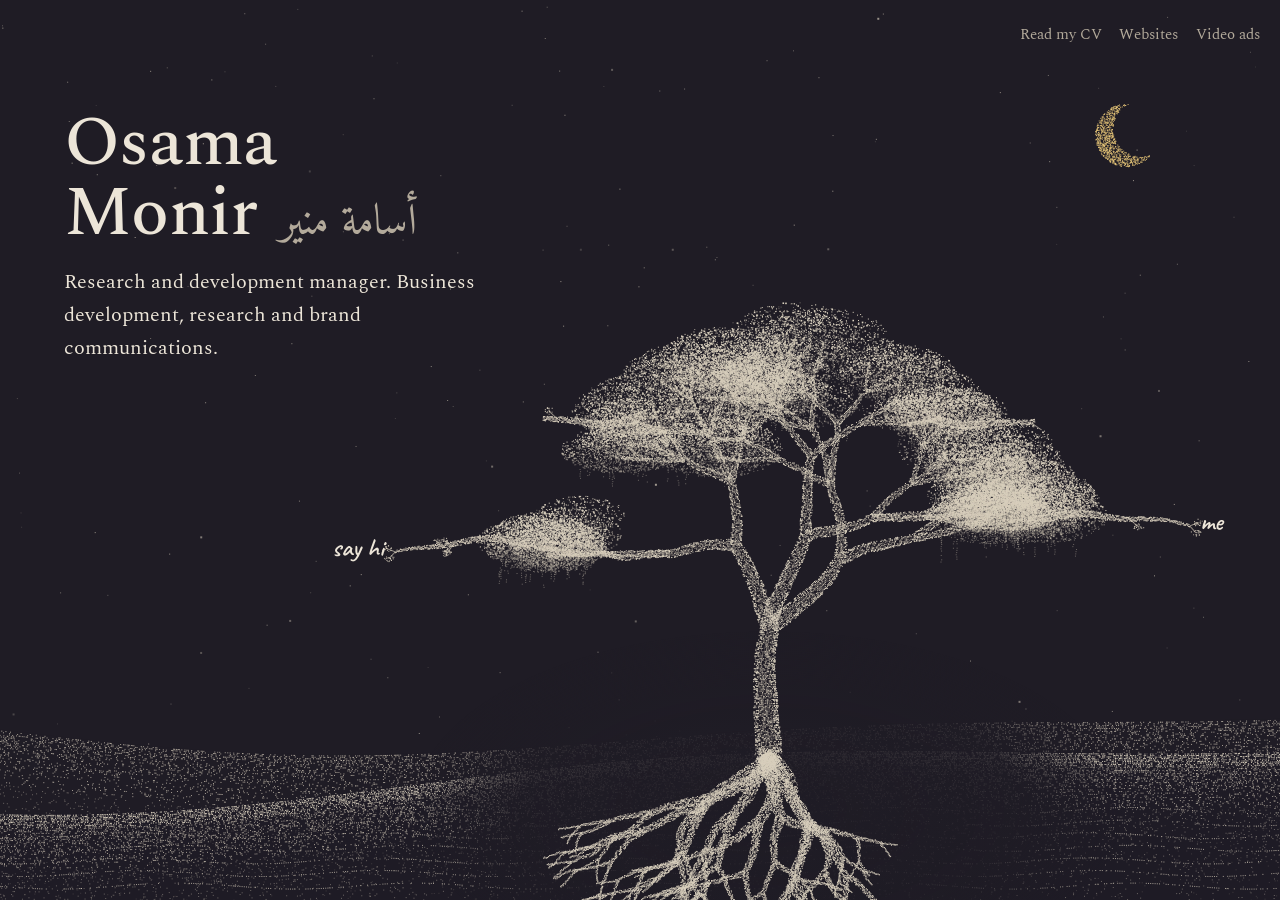
<file: index.html>
<!DOCTYPE html>
<html lang="en">
<head>
<meta charset="UTF-8">
<meta name="viewport" content="width=device-width, initial-scale=1.0, viewport-fit=cover">
<title>Osama Monir | Portfolio</title>
<meta name="description" content="Osama Monir's portfolio. Research and development manager at an industrial contractor in Oman, with business development, research, brand and web work behind it.">
<meta name="theme-color" content="#1F1C25">
<meta name="color-scheme" content="dark">
<link rel="canonical" href="https://osamamonir.com/">
<link rel="icon" href="/favicon.ico" sizes="48x48">
<link rel="icon" href="/favicon.svg" type="image/svg+xml">
<link rel="apple-touch-icon" href="/apple-touch-icon.png">
<meta property="og:type" content="profile">
<meta property="og:url" content="https://osamamonir.com/">
<meta property="og:title" content="Osama Monir | Portfolio">
<meta property="og:description" content="Research and development manager. Business development, research and brand communications.">
<meta property="og:site_name" content="Osama Monir">
<meta property="og:image" content="https://osamamonir.com/og.jpg">
<meta property="og:image:type" content="image/jpeg">
<meta property="og:image:width" content="1200">
<meta property="og:image:height" content="630">
<meta property="og:image:alt" content="A stippled ghaf tree on moonlit dunes beside the name Osama Monir">
<meta name="twitter:card" content="summary_large_image">
<meta name="twitter:image" content="https://osamamonir.com/og.jpg">
<link rel="preload" href="assets/fonts/spectral-400.woff2" as="font" type="font/woff2" crossorigin>
<link rel="preload" href="assets/fonts/caveat-500.woff2" as="font" type="font/woff2" crossorigin>
<link rel="stylesheet" href="assets/fonts/fonts.css?v=2">
<style>
  :root{
    --sky:#1F1C25;      /* night over the dunes */
    --sand:#D8CFBD;     /* moonlit sand, also the tree */
    --ink:#ECE5D8;      /* body text */
    --ink-dim:#B3AA9B;  /* secondary text, ~7:1 on --sky */
    --moon:#E8C77A;     /* focus + the moon, used sparingly */
    --paper:#DDD3BF;    /* taped notes */
    --paper-ink:#2A2530;
    --serif:'Spectral',Georgia,serif;
    --hand:'Caveat','Segoe Print','Bradley Hand',cursive;
    --sans:'Libre Franklin',system-ui,'Segoe UI',Roboto,sans-serif; /* plain and easy to read: the words on the branches and what they open */
  }
  *{margin:0;padding:0;box-sizing:border-box}
  html{background:var(--sky);color:var(--ink);font-family:var(--serif);font-size:100%;-webkit-text-size-adjust:100%}
  body{background:var(--sky);font-size:1.0625rem;line-height:1.65;min-height:100vh;overflow-x:hidden}
  a{color:inherit;text-decoration-thickness:1px;text-underline-offset:.22em;text-decoration-color:color-mix(in srgb, var(--sand) 55%, transparent)}
  a:hover{text-decoration-color:var(--moon)}
  :focus-visible{outline:2px solid var(--moon);outline-offset:3px;border-radius:4px}
  ::selection{background:var(--moon);color:var(--sky)}
  button{font:inherit;color:inherit;background:none;border:0;cursor:pointer;touch-action:manipulation;-webkit-tap-highlight-color:rgba(216,207,189,.2)}
  .ar{font-family:'Amiri',serif;font-size:.62em;color:var(--ink-dim);margin-inline-start:.5em;font-weight:400}

  /* ---------- top corner links ---------- */
  .corner{position:fixed;top:0;right:0;z-index:30;display:flex;gap:.25rem 1.1rem;flex-wrap:wrap;justify-content:flex-end;padding:max(1rem,env(safe-area-inset-top)) max(1.25rem,env(safe-area-inset-right)) 1rem 1.25rem;font-size:.95rem;list-style:none}
  .corner a{display:inline-block;padding:.35rem 0;color:var(--ink-dim);text-decoration:none}
  .corner a:hover{color:var(--ink);text-decoration:underline}

  /* ---------- intro ---------- */
  .intro{position:relative;z-index:10;padding:clamp(4.5rem,12vh,8rem) clamp(1rem,5vw,4rem) 2rem;max-width:34rem}
  .intro h1{font-weight:500;font-size:clamp(2.6rem,7vw,4.4rem);line-height:1;letter-spacing:-.01em}
  .intro .role{margin-top:1.1rem;font-size:clamp(1.05rem,2.2vw,1.25rem)}
  .intro .where{margin-top:.4rem;color:var(--ink-dim)}
  .cue{display:none;font-family:var(--hand);font-size:1.45rem;color:var(--ink-dim);margin-top:1.6rem}
  #moon{transition:opacity .4s}
  @media(max-width:760px){
    html.tree.panel-open #moon{opacity:0}
    .corner{left:0;justify-content:flex-start;gap:0 1rem;padding:.5rem 1rem;font-size:.9rem;background:linear-gradient(var(--sky) 75%,rgba(31,28,37,0))}
    .intro{padding-top:4.2rem}
    .intro h1{font-size:2.35rem}
    .intro .role{margin-top:.7rem;font-size:1rem;line-height:1.45}
    .cue{margin-top:.7rem;font-size:1.3rem}
    .ar{display:inline;margin-inline-start:.4em;font-size:.6em}
  }

  /* ---------- sections (the CV itself) ---------- */
  .panels{position:relative;z-index:10;padding:0 clamp(1rem,5vw,4rem) 4rem;max-width:44rem}
  .panel{padding:2.5rem 0}
  .panel h2{font-weight:500;font-size:clamp(1.7rem,4vw,2.2rem);line-height:1.15;margin-bottom:1rem}
  .panel h2 .hand{font-family:var(--hand);font-weight:600;font-size:1.2em;color:var(--sand)}
  .panel p{margin-bottom:1rem;max-width:62ch}
  .panel h3{font-weight:600;font-size:1.15rem;line-height:1.3}
  .back{display:none}

  .work-list,.path{list-style:none;margin-top:1.25rem}
  .work-list li{padding:1.1rem 0;border-top:1px solid rgba(216,207,189,.16)}
  .work-list .what{font-size:.95rem;color:var(--ink-dim);margin-bottom:.15rem}
  .work-list p{margin:.35rem 0 0}
  .path li{display:grid;grid-template-columns:7.5rem 1fr;gap:.25rem 1.25rem;padding:1rem 0;border-top:1px solid rgba(216,207,189,.16)}
  .path .yr{color:var(--ink-dim);font-variant-numeric:tabular-nums;padding-top:.1rem}
  .path .co{color:var(--sand);font-style:italic}
  .path p{margin:.3rem 0 0;font-size:1rem}
  @media(max-width:560px){.path li{grid-template-columns:1fr}}
  .facts{list-style:none;margin-top:1.4rem;display:grid;gap:.5rem}
  .facts li::before{content:"";display:inline-block;width:.45rem;height:.45rem;border-radius:50%;background:var(--sand);margin-right:.7rem;vertical-align:.12em}

  /* taped notes: four results, scrawled on scraps of paper */
  .notes{list-style:none;display:grid;grid-template-columns:repeat(auto-fill,minmax(9.5rem,1fr));gap:1.4rem 1rem;margin:1.6rem 0 .8rem;padding-top:.6rem}
  .note{position:relative;background:var(--paper);color:var(--paper-ink);padding:1.1rem .9rem .9rem;rotate:-2deg;box-shadow:0 10px 18px -12px rgba(0,0,0,.7);
    background-image:url("data:image/svg+xml,%3Csvg xmlns='http://www.w3.org/2000/svg' width='120' height='120'%3E%3Cfilter id='n'%3E%3CfeTurbulence type='fractalNoise' baseFrequency='1.1' numOctaves='2'/%3E%3CfeColorMatrix values='0 0 0 0 0.16 0 0 0 0 0.14 0 0 0 0 0.18 0 0 0 .22 0'/%3E%3C/filter%3E%3Crect width='100%25' height='100%25' filter='url(%23n)'/%3E%3C/svg%3E")}
  .note:nth-child(2n){rotate:1.6deg}
  .note:nth-child(3n){rotate:-.8deg}
  .note::before{content:"";position:absolute;top:-.6rem;left:50%;width:3.4rem;height:1.1rem;translate:-50% 0;rotate:4deg;background:rgba(236,229,216,.42);box-shadow:0 1px 2px rgba(0,0,0,.2)}
  .note b{display:block;font-family:var(--hand);font-size:2.3rem;line-height:1;font-weight:600}
  .note span{display:block;margin-top:.35rem;font-size:.9rem;line-height:1.35}

  footer{position:relative;z-index:10;padding:0 clamp(1rem,5vw,4rem) 2rem;color:var(--ink-dim);font-size:.95rem}

  /* ---------- the night scene (decorative) ---------- */
  .stage,.labels,.listc,.twigs,.leaf,.pill{display:none}

  /* ===== TREE MODE: only switched on by the script once the drawing works ===== */
  html.tree .stage{display:block;position:fixed;inset:0;z-index:1;pointer-events:none}
  html.tree .stage :is(#sky,#shoot,#moon,#tree,#roots){position:absolute;inset:0;width:100%;height:100%}
  html.tree #dunes{position:absolute}
  html.tree .treebox{position:absolute;inset:0}
  html.tree .intro{position:fixed;top:0;left:0;transition:opacity .3s;pointer-events:none} /* its empty box must not swallow taps on the labels under it */
  html.tree .intro :is(a,button){pointer-events:auto}
  /* the tree grows by itself on load; the cue shows once it has */
  html.tree .cue{display:block;opacity:0;transition:opacity .6s}
  html.tree.grown .cue{opacity:1}
  html.tree footer{display:none}
  html.tree .panels{position:static;padding:0;max-width:none}
  html.tree .panel{display:none} /* the sections stay in the page as the source; the tree shows them as branches */
  html.tree.panel-open :is(.intro,.corner){opacity:0;visibility:hidden} /* nothing floats over the twigs; both are back one step away */

  /* one camera for the whole scene: opening a branch slides everything (tree, dunes, labels, twigs, text) together.
     The stars and the moon stay put, far away. */
  .cam{translate:var(--cx,0px) var(--cy,0px)}
  @media(prefers-reduced-motion:no-preference){
    .cam{transition:translate .9s cubic-bezier(.3,.7,.2,1)}
    html.instant .cam{transition:none}
  }

  /* branch labels: hand-written, at the ends of stippled leader lines */
  html.tree .labels{display:block;list-style:none;position:fixed;inset:0;z-index:5;pointer-events:none}
  .labels button{position:absolute;pointer-events:auto;font-family:var(--hand);font-size:1.6rem;font-weight:600;line-height:1;color:var(--ink);
    padding:.4rem .55rem;min-height:44px;display:flex;align-items:center;border-radius:10px;white-space:nowrap;opacity:0;transition:opacity .6s,background .2s;
    text-decoration-thickness:2px;text-underline-offset:.2em}
  .labels button:hover,.labels button:focus-visible{background:rgba(216,207,189,.14);text-decoration-line:underline}
  html.grown .labels button,.labels button.typing{opacity:1;visibility:visible}
  .labels button .ch{white-space:pre;opacity:0}
  html.grown .labels button .ch,.labels button .ch.on{opacity:1}
  .labels button.typing{transition:background .2s}
  /* the open branch: bold, underlined, with a full stop; the others stay on the tree, a little quieter */
  .labels button[aria-expanded="true"]{font-weight:700;text-decoration-line:underline}
  :is(.labels button[aria-expanded="true"],.twig[aria-pressed="true"])::after{content:"."}
  .labels button.folded{pointer-events:none}
  html.grown .labels button.folded .ch:not(.on){opacity:0}

  /* a section's branch grows out of its label, up and away from the trunk, with a twig per item */
  html.tree .listc{display:block;position:fixed;left:0;top:0;z-index:4;pointer-events:none}
  html.tree .twigs{display:block;position:fixed;inset:0;z-index:22;pointer-events:none;outline:none}
  .twig{position:absolute;pointer-events:auto;font-family:var(--sans);font-size:.98rem;font-weight:500;letter-spacing:.01em;line-height:1;color:#D9D1C2;padding:.3rem .4rem;min-height:44px;display:flex;align-items:center;border-radius:8px;white-space:nowrap;opacity:0;transition:opacity .4s,color .2s,background .2s;
    text-decoration-thickness:1.5px;text-underline-offset:.22em}
  .twig.on{opacity:1}
  .twig .ch{white-space:pre;opacity:0}
  .twig .ch.on{opacity:1}
  .twig:hover,.twig:focus-visible{color:var(--ink);background:rgba(216,207,189,.1);text-decoration-line:underline}
  .twig[aria-pressed="true"]{color:var(--ink);font-weight:700;text-decoration-line:underline}
  /* a twig's contents: plain text on the sky at the end of its own little branch */
  html.tree .leaf{display:block;position:fixed;left:0;top:0;z-index:23;overflow:auto;overscroll-behavior:contain;outline:none;
    font-family:var(--sans);font-size:1rem;line-height:1.7;padding:.35rem .5rem .7rem;border-radius:10px;
    background:rgba(31,28,37,.6);box-shadow:0 0 34px 26px rgba(31,28,37,.6);text-shadow:0 0 3px var(--sky),0 0 8px var(--sky)} /* a soft shade, so the lines stay readable where they cross the dune */
  html.tree .leaf[hidden]{display:none}
  .leaf .yr,.leaf .what{display:block;color:var(--ink-dim);font-size:.95rem}
  .leaf .co{display:block;color:var(--sand);font-style:italic}
  .leaf h3{font-weight:650;font-size:1.12rem;line-height:1.3}
  .leaf > .yr:first-child{display:none} /* the year is already the open word and the trail */
  .job + .job{margin-top:.9rem;padding-top:.8rem;border-top:1px solid rgba(216,207,189,.16)}
  .job p{margin:.3rem 0 0}
  .leaf p{margin:.45rem 0 0}
  .leaf > p:first-child,.leaf > .facts:first-child{margin-top:0}
  .leaf .facts{margin-top:.9rem}
  .leaf .notes{margin:.6rem 0 .2rem;grid-template-columns:repeat(2,minmax(0,1fr));text-shadow:none}
  .leaf .note .w{display:inline;margin:0;font-size:inherit}
  @media(prefers-reduced-motion:no-preference){ /* written out word by word once its branch has grown */
    .leaf.typing .w{animation:w-in .16s both;animation-delay:calc(var(--d0,0ms) + var(--w) * var(--ws,24ms))}
  }
  @keyframes w-in{from{opacity:0}}
  /* where you are: a small trail at the top while a branch is open; each step is a way back */
  html.tree .trail{display:flex;flex-wrap:wrap;align-items:center;gap:.1rem .15rem;position:fixed;z-index:30;top:max(.5rem,env(safe-area-inset-top));left:max(.75rem,env(safe-area-inset-left));right:.75rem;font-family:var(--sans);font-size:.92rem;color:var(--ink-dim);pointer-events:none}
  html.tree .trail[hidden]{display:none}
  .trail button{pointer-events:auto;font:inherit;color:var(--ink-dim);min-height:44px;padding:.2rem .55rem;border-radius:999px;text-decoration:underline;text-decoration-color:rgba(216,207,189,.35);text-underline-offset:.25em}
  .trail button:hover{color:var(--ink);background:rgba(216,207,189,.12)}
  .trail b{font-weight:600;color:var(--ink);padding:.2rem .55rem}
  .trail i{font-style:normal;opacity:.6}
  /* one step back: bottom left, like a pebble at the foot of the tree */
  html.tree .pill{display:inline-flex;position:fixed;z-index:30;left:max(1rem,env(safe-area-inset-left));bottom:max(1rem,env(safe-area-inset-bottom));
    align-items:center;justify-content:center;width:56px;height:44px;border-radius:999px;color:var(--ink);
    background:rgba(31,28,37,.88);border:1.5px solid rgba(216,207,189,.55);transition:background .2s,border-color .2s}
  html.tree .pill[hidden]{display:none}
  .pill:hover{background:rgba(216,207,189,.16);border-color:var(--sand)}
  .pill svg{width:26px;height:14px}
  @media(max-width:759px){
    .labels button{font-size:1.3rem;padding:.4rem .35rem}
    .twig{font-size:.92rem}
  }
  @media(prefers-reduced-motion:reduce){
    html.tree .intro{position:relative}
    html.tree .cue{display:none}
    .labels button{transition:none}
  }
</style>
<script type="application/ld+json">
{
 "@context": "https://schema.org",
 "@graph": [
  {
   "@type": "Person",
   "@id": "https://osamamonir.com/#me",
   "name": "Osama Monir",
   "alternateName": "أسامة منير",
   "url": "https://osamamonir.com/",
   "image": "https://osamamonir.com/og.jpg",
   "jobTitle": "Research and Development Manager",
   "worksFor": {
    "@type": "Organization",
    "name": "Nusail Trading & Contracting"
   },
   "address": {
    "@type": "PostalAddress",
    "addressLocality": "Sohar",
    "addressCountry": "OM"
   },
   "alumniOf": {
    "@type": "CollegeOrUniversity",
    "name": "M.E.T Academy"
   },
   "knowsLanguage": [
    "ar",
    "en"
   ],
   "knowsAbout": [
    "Feasibility studies",
    "Market research",
    "Investor presentations",
    "Brand identity",
    "Web development",
    "ISO 9001, 14001 and 45001 documentation",
    "Paid social advertising"
   ],
   "email": "mailto:Monirosama6@gmail.com",
   "sameAs": [
    "https://www.behance.net/osamamonir_"
   ]
  },
  {
   "@type": "WebSite",
   "@id": "https://osamamonir.com/#site",
   "url": "https://osamamonir.com/",
   "name": "Osama Monir | Portfolio",
   "inLanguage": "en",
   "publisher": {
    "@id": "https://osamamonir.com/#me"
   }
  },
  {
   "@type": "ProfilePage",
   "url": "https://osamamonir.com/",
   "name": "Osama Monir | Portfolio",
   "mainEntity": {
    "@id": "https://osamamonir.com/#me"
   },
   "isPartOf": {
    "@id": "https://osamamonir.com/#site"
   }
  }
 ]
}
</script>
</head>
<body>

<ul class="corner" aria-label="Quick links">
  <li><a href="cv/">Read my CV</a></li>
  <li><a href="websites/">Websites</a></li>
  <li><a href="video/">Video ads</a></li>
</ul>

<div class="stage" aria-hidden="true">
  <canvas id="sky"></canvas>
  <canvas id="shoot"></canvas>
  <canvas id="moon"></canvas>
  <canvas id="dunes" class="cam"></canvas>
  <div class="treebox cam">
    <canvas id="roots"></canvas>
    <canvas id="tree"></canvas>
  </div>
</div>

<header class="intro" id="intro">
  <h1>Osama Monir<span class="ar" lang="ar">أسامة منير</span></h1>
  <p class="role">Research and development manager. Business development, research and brand communications.</p>
  <p class="cue">pick a branch to read more</p>
</header>

<canvas class="listc cam" id="list" aria-hidden="true"></canvas>
<canvas class="listc cam" id="sub" aria-hidden="true"></canvas>

<nav aria-label="Sections">
  <ul class="labels cam" id="labels">
    <li><button type="button" data-branch="me" data-open="me" aria-controls="me" aria-expanded="false">me</button></li>
    <li><button type="button" data-branch="work" data-open="work" aria-controls="work" aria-expanded="false">work</button></li>
    <li><button type="button" data-branch="path" data-open="path" aria-controls="path" aria-expanded="false">the path</button></li>
    <li><button type="button" data-branch="hi" data-open="hi" aria-controls="hi" aria-expanded="false">say hi</button></li>
  </ul>
</nav>

<main class="panels">
  <section class="panel" id="me" tabindex="-1" aria-labelledby="me-h">
    <button type="button" class="back" data-close>back to the tree</button>
    <h2 id="me-h"><span class="hand">me</span></h2>
    <p data-twig="now">I’m Research and Development Manager at <strong>Nusail Trading &amp; Contracting</strong>, an industrial waste and logistics contractor in Sohar, Oman. I run its new R&amp;D function: new venture studies, ISO documentation, the rebrand and the material that goes to partners.</p>
    <p data-twig="before">Before that I did business development and research for <strong>RSD</strong>, an Omani venture company, after five years in brand identity, design, paid social and web development. With a Computer Science degree behind it, I’m as comfortable checking a financial model as laying out the report it goes in.</p>
    <ul class="facts" data-twig="skills">
      <li>Feasibility and market research</li>
      <li>Investor decks and company profiles</li>
      <li>ISO 9001, 14001 and 45001 documentation</li>
      <li>Brand identity, in Arabic and English</li>
      <li>Websites and small software tools</li>
      <li>Paid ads, video and voice over</li>
      <li>Arabic first language, professional English</li>
    </ul>
  </section>

  <section class="panel" id="work" tabindex="-1" aria-labelledby="work-h">
    <button type="button" class="back" data-close>back to the tree</button>
    <h2 id="work-h"><span class="hand">work</span></h2>
    <p>Some work I’m proud of, and a few numbers I wrote down along the way.</p>
    <ul class="notes" data-twig="results">
      <li class="note"><b>14x</b><span>Instagram views in 30 days, 26.1K to 368.2K</span></li>
      <li class="note"><b>-35%</b><span>cost per click after new creatives and tighter targeting</span></li>
      <li class="note"><b>20K</b><span>patient records moved out of a DOS program</span></li>
      <li class="note"><b>11</b><span>European buyers found and contacted for a gypsum export deal</span></li>
    </ul>
    <ul class="work-list">
      <li data-twig="nusail">
        <p class="what">Research and development, Nusail Trading &amp; Contracting</p>
        <h3>A new R&amp;D function for an industrial contractor</h3>
        <p>An investment presentation, company profile and growth roadmap built from their register of 39 contracts. Now: a study for a possible aluminium melt-treatment plant in Oman, the ISO 9001, 14001 and 45001 documentation, and the rebrand to the approved Arabic and English mark.</p>
      </li>
      <li data-twig="rsd">
        <p class="what">Brand build and corporate site</p>
        <h3>RSD, from the name up</h3>
        <p>I named the company, wrote its brand guidelines and document style, and designed and built the website. <a href="https://rsd.services" target="_blank" rel="noopener">Visit rsd.services</a></p>
      </li>
      <li data-twig="clinic system">
        <p class="what">Software for healthcare</p>
        <h3>Clinic management system</h3>
        <p>A private clinic in Oman was still on a DOS program. I moved about 20,000 patients and 40,000 visits into a new desktop app for registration, consultations, prescriptions and printing.</p>
      </li>
      <li data-twig="websites">
        <p class="what">Web development</p>
        <h3>Client websites</h3>
        <p>A publishing platform with payments and a members’ library, and a corporate site. Design, code, hosting, domain and SEO on both. <a href="websites/">See the websites</a></p>
      </li>
    </ul>
  </section>

  <section class="panel" id="path" tabindex="-1" aria-labelledby="path-h">
    <button type="button" class="back" data-close>back to the tree</button>
    <h2 id="path-h"><span class="hand">the path</span></h2>
    <p>Where I’ve worked so far, year by year.</p>
    <ol class="path">
      <li data-twig="2026"><span class="yr">2026</span><div><div class="job"><h3>Research &amp; Development Manager</h3><span class="co">Nusail Trading &amp; Contracting, Sohar · 2026 to now</span><p>I head the company’s new R&amp;D function and report to the CEO: new venture studies, ISO documentation, the rebrand and partner materials.</p></div><div class="job"><h3>Founder &amp; Creative Lead</h3><span class="co">Al-Muneer Agency, Sohar · 2026 to now</span><p>My own small digital marketing agency, mostly for food, hospitality and real estate clients in Oman.</p></div><div class="job"><h3>Business Development &amp; Research Consultant</h3><span class="co">RSD, Oman and remote · May to August 2026</span><p>Research, investor materials and the brand for an Omani venture company in mining, investment and industrial technology.</p></div></div></li>
      <li data-twig="2024"><span class="yr">2024</span><div><div class="job"><h3>Head of Advertising &amp; Marketing</h3><span class="co">Rif Majan, Sohar · 2024 to May 2026</span><p>In-house creative lead for two restaurant branches: brand identity, menus, video, social accounts and paid campaigns.</p></div></div></li>
      <li data-twig="2023"><span class="yr">2023</span><div><div class="job"><h3>Marketing Manager</h3><span class="co">Roaya Optical Center, Egypt · 2023 to 2024</span><p>Promotional materials, events and outreach campaigns across their locations.</p></div></div></li>
      <li data-twig="2022"><span class="yr">2022</span><div><div class="job"><h3>BSc Computer Science</h3><span class="co">M.E.T Academy, Egypt · 2022</span><p>My degree, and the reason the technical side of the work holds up.</p></div><div class="job"><h3>Web Developer &amp; Designer</h3><span class="co">Freelance, remote · 2022 to now</span><p>Business websites, landing pages and small software tools: design, code and deployment.</p></div></div></li>
      <li data-twig="2021"><span class="yr">2021</span><div><div class="job"><h3>Head of Marketing Department</h3><span class="co">ECHO Media Production Agency, Egypt · 2021 to 2023</span><p>Ran the marketing department and its creative team, from scripts and shooting to editing, across several client accounts.</p></div></div></li>
      <li data-twig="2019"><span class="yr">2019</span><div><div class="job"><h3>Digital Marketing Assistant</h3><span class="co">Arrow for Advertising, Egypt · 2019</span><p>Helped run digital campaigns across social and paid platforms.</p></div></div></li>
    </ol>
  </section>

  <section class="panel" id="hi" tabindex="-1" aria-labelledby="hi-h">
    <button type="button" class="back" data-close>back to the tree</button>
    <h2 id="hi-h"><span class="hand">say hi</span></h2>
    <p>If you have a study to write, a deck to build or a brand to start, email me. I usually reply within a day.</p>
    <ul class="facts">
      <li data-twig="email">Email: <a href="mailto:Monirosama6@gmail.com">Monirosama6@gmail.com</a></li>
      <li data-twig="phone">Phone: <a href="tel:+96879384026">+968 79384026</a></li>
      <li>Based in Sohar, Oman, working with clients anywhere</li>
      <li data-twig="behance"><a href="https://www.behance.net/osamamonir_" target="_blank" rel="noopener">Design work on Behance</a></li>
      <li data-twig="cv"><a href="cv/">Read my CV</a></li>
    </ul>
  </section>
</main>
<div class="twigs cam" id="twigs" role="group" aria-label="Items on this branch" tabindex="-1"></div>
<div class="leaf cam" id="leaf" aria-live="polite" tabindex="-1" hidden></div>
<nav class="trail" id="trail" aria-label="Where you are" hidden></nav>
<button type="button" class="pill" id="back" data-back aria-label="Back one step" hidden><svg viewBox="0 0 26 14" aria-hidden="true" fill="none" stroke="currentColor" stroke-width="1.8" stroke-linecap="round" stroke-linejoin="round"><path d="M24 7.5c-5-1.2-11-.6-21 0M8.5 2 3 7.5l5.5 4.5"/></svg></button>

<footer>© 2026 Osama Monir. Drawn and built by hand.</footer>

<script>
(() => {
  const root = document.documentElement;
  const reduce = matchMedia('(prefers-reduced-motion: reduce)');
  const $ = id => document.getElementById(id);
  const skyC = $('sky'), moonC = $('moon'), treeC = $('tree'), rootC = $('roots');
  const ctx = c => c.getContext && c.getContext('2d');
  const sctx = ctx(skyC), mctx = ctx(moonC), tctx = ctx(treeC), rctx = ctx(rootC);
  if (!sctx || !tctx || !rctx) return; // no canvas: the page stays a plain CV

  const labels = [...document.querySelectorAll('#labels button')];
  // each label writes itself out letter by letter once its branch reaches it; screen readers get the whole word
  for (const b of labels) {
    const word = b.textContent.trim(); b.setAttribute('aria-label', word); b.textContent = '';
    for (const ch of word) { const s = document.createElement('span'); s.className = 'ch'; s.setAttribute('aria-hidden', 'true'); s.textContent = ch; b.append(s); }
  }
  let typeAt = {}; // when (0..1 of the growth) each label starts writing itself
  const intro = $('intro');
  const SAND = '216,207,189';
  const SHADES = [`rgba(${SAND},1)`, `rgba(${SAND},.72)`, `rgba(${SAND},.42)`];

  // small seeded random, so the tree is the same on every visit
  const rng = seed => () => { seed |= 0; seed = seed + 0x6D2B79F5 | 0; let t = Math.imul(seed ^ seed >>> 15, 1 | seed); t = t + Math.imul(t ^ t >>> 7, 61 | t) ^ t; return ((t ^ t >>> 14) >>> 0) / 4294967296; };

  let W = 0, H = 0, dpr = 1, ddpr = 1, duneM = 0, duneTop = 0, dots = null, drawn = 0, progress = -1, crownTop = 0, base = [0, 0, 1], labelBox = {}, tipsAt = {}, crownBox = [0, 0, 0, 0], relist = null;
  const SIDE = { work: -1, path: 1, hi: -1, me: 1 }; // which side of the crown each label, and its branch, hangs on
  const duneC = $('dunes'), dctx = ctx(duneC);
  if (!dctx) return;
  const cur = { sec: null, item: -1 }; // what is open: a section, and one of its twigs
  const narrowNow = () => W < 760;
  let fitScale = 1; // phones: the tree shrinks a little when the name block would otherwise sit on the labels
  // how far the crown and labels could still rise: labels under the name block stay below it, the rest below the top links
  function headroom() {
    const rng2 = document.createRange(), rs = [];
    for (const el of intro.children) { rng2.selectNodeContents(el); const r = rng2.getBoundingClientRect(); if (r.width) rs.push(r); }
    const iL = Math.min(...rs.map(r => r.left)) - 12, iR = Math.max(...rs.map(r => r.right)) + 12, iB = Math.max(...rs.map(r => r.bottom)) + 12;
    let m = crownTop - 70;
    for (const [x, y, w] of Object.values(labelBox)) m = Math.min(m, x < iR && x + w > iL ? y - iB : y - 64);
    return m;
  }

  function duneY(x, k) { // k: 0 = back dune, 1 = front dune
    const b = H * (k ? 0.86 : 0.8);
    return b + Math.sin(x / W * 3.1 + (k ? 1.7 : 0.4)) * H * (k ? 0.035 : 0.03) + Math.sin(x / W * 7.3 + k) * H * 0.012;
  }

  // ---------- the whole tree as timed dots: roots first, then trunk, crown, and the labelled branches ----------
  function build() {
    const R = rng(1403);
    const pts = []; // x, y, t, shade, size
    const narrow = narrowNow();
    const baseX = narrow ? W * 0.5 : W * 0.6;
    const baseY = duneY(baseX, 1) + 2;
    const Sfit = Math.min(H * 0.6, W * (narrow ? 0.64 : 0.42)) * fitScale;
    let S = narrow ? 270 : Sfit; // phones: the tree is grown at one fixed size, so it keeps the same shape on every phone, then scaled to fit
    const clumps = [];
    const MAXD = 5;
    const meta = []; let K = 1, KX = 0; // what each dot belongs to: 0 root, 1 wood, 2 leaves (of clump KX), 3 a label's limb (label KX)
    const push = (x, y, t, shade, size) => { pts.push(x, y, t, shade, size || 1); meta.push(K, KX); };

    // roots: spread into the sand before anything shows above it (negative times = first)
    const RR = rng(611); // roots and labelled branches get their own randomness, so the crown keeps its shape
    function rootLine(x, y, a, len, w, d, t0) {
      const R = RR;
      const steps = Math.max(4, Math.round(len / 1.3)), dur = 0.06;
      for (let i = 0; i < steps; i++) {
        a += (R() - 0.5) * 0.25; a = Math.max(0.12, Math.min(Math.PI - 0.12, a));
        x += Math.cos(a) * len / steps; y += Math.sin(a) * len / steps;
        const ww = Math.max(1, w * (1 - 0.4 * i / steps));
        for (let j = 0; j < Math.ceil(ww * 0.9); j++) {
          const o = (R() - 0.5) * ww;
          push(x - Math.sin(a) * o, y + Math.cos(a) * o, t0 + dur * i / steps, R() < 0.6 ? 0 : 1);
        }
      }
      if (d < 4 && y < H + 20) for (let k = 0; k < 2; k++) rootLine(x, y, a + (k ? 0.5 : -0.5) + (R() - 0.5) * 0.3, len * 0.72, w * 0.62, d + 1, t0 + dur);
    }

    // trunk and limbs: twisted, pushed outward into a wide umbrella crown
    function branch(x, y, a, len, w, d, t0) {
      const steps = Math.max(5, Math.round(len / 1.4)), dur = len / S;
      for (let i = 0; i < steps; i++) {
        a += (R() - 0.5) * 0.12;
        x += Math.cos(a) * len / steps; y += Math.sin(a) * len / steps;
        const ww = w * (1 - 0.3 * i / steps), n = Math.ceil(ww * 0.9);
        const nx = -Math.sin(a), ny = Math.cos(a);
        for (let j = 0; j < n; j++) {
          const o = (R() - 0.5) * ww, edge = Math.abs(o) / (ww / 2 + 0.01);
          push(x + nx * o, y + ny * o, t0 + dur * i / steps, edge > 0.6 ? 0 : (R() < .5 ? 1 : 2));
        }
      }
      const t1 = t0 + dur;
      if (d >= MAXD || len < S * 0.05) { clumps.push([x, y, t1]); return; }
      const kids = d === 0 ? 3 : (R() < 0.55 ? 2 : 3);
      for (let k = 0; k < kids; k++) {
        let na = a + (-0.55 + 1.1 * k / (kids - 1)) + (R() - 0.5) * 0.3;
        na += (na + Math.PI / 2) * 0.28;
        na = Math.max(-Math.PI + 0.08, Math.min(-0.08, na));
        branch(x, y, na, len * (0.68 + R() * 0.14), w * 0.66, d + 1, t1);
      }
    }
    branch(baseX, baseY, -Math.PI / 2 + (R() - 0.5) * 0.1, S * 0.24, S * 0.05, 0, 0);
    // a wide root system, spreading flatter and further at the sides (like natochi's), always in view under the sand
    K = 0;
    for (let k = 0; k < 7; k++) { const o = (k - 3) / 3; rootLine(baseX + o * S * 0.02, baseY - 2, Math.PI / 2 + o * 1.12, S * (0.12 + 0.05 * Math.abs(o)), S * 0.03, 0, -0.32); }

    // leaf clumps with a soft drooping fringe
    K = 2; KX = -1;
    for (const cl of clumps) {
      KX++;
      const [cx, cy0, t] = cl;
      const rx = S * (0.075 + R() * 0.05), ry = rx * (0.36 + R() * 0.12), cy = cy0 - ry * 0.3;
      cl[1] = cy; cl[3] = rx;
      for (let i = 0, n = Math.round(Math.PI * rx * ry * 0.16); i < n; i++) {
        const r = Math.sqrt(R()), th = R() * Math.PI * 2;
        const dx = Math.cos(th) * r * rx, dy = Math.sin(th) * r * ry;
        const lit = dy < -ry * 0.2 ? 0 : (dy < ry * 0.35 ? 1 : 2);
        push(cx + dx, cy + dy, t + 0.05 + R() * 0.25, R() < 0.18 ? 2 : lit, R() < 0.12 ? 1.6 : 1);
      }
      for (let s = 0, strands = 3 + Math.floor(R() * 5); s < strands; s++) {
        let sx = cx + (R() * 2 - 1) * rx * 0.8, sy = cy + ry * (0.4 + R() * 0.4);
        const L = S * (0.012 + R() * 0.035), sway = (R() - 0.5) * 0.6;
        for (let l = 0; l < L; l += 2.2) {
          sx += sway * 0.5 + (R() - 0.5) * 1.6; sy += 2.2;
          if (R() < 0.75) push(sx, sy, t + 0.25 + 0.15 * l / L, 2);
        }
      }
    }

    if (S !== Sfit) { // scale the phone tree (crown, trunk and roots) up or down around its base
      const k = Sfit / S;
      for (let i = 0; i < pts.length; i += 5) { pts[i] = baseX + (pts[i] - baseX) * k; pts[i + 1] = baseY + (pts[i + 1] - baseY) * k; pts[i + 4] *= Math.max(1, k); }
      for (const c of clumps) { c[0] = baseX + (c[0] - baseX) * k; c[1] = baseY + (c[1] - baseY) * k; c[3] *= k; }
      S = Sfit;
    }

    // which clump each label's branch grows from: outermost on each side, upper and lower crown
    const top = Math.min(...clumps.map(c => c[1])), bot = Math.max(...clumps.map(c => c[1])), mid = (top + bot) / 2;
    const upper = clumps.filter(c => c[1] <= mid), lower = clumps.filter(c => c[1] > mid);
    const outer = (arr, side) => arr.reduce((b, c) => (side < 0 ? c[0] - c[3] < b[0] - b[3] : c[0] + c[3] > b[0] + b[3]) ? c : b, arr[0]);
    crownTop = top - S * 0.06;
    const from = {
      work: { side: SIDE.work, c: outer(upper.length ? upper : clumps, -1) },
      path: { side: SIDE.path, c: outer(upper.length ? upper : clumps, 1) },
      hi:   { side: SIDE.hi, c: outer(lower.length ? lower : clumps, -1) },
      me:   { side: SIDE.me, c: outer(lower.length ? lower : clumps, 1) },
    };


    // place the labels, then grow a real branch from the crown out to each one
    const tips = placeLabels(from, narrow, clumps); tipsAt = tips;
    const keys = Object.keys(from);
    K = 3;
    for (const k in from) {
      const { c, side } = from[k], tip = tips[k]; if (!tip) continue;
      KX = keys.indexOf(k);
      limb(c[0] - side * c[3] * 0.25, c[1] + c[3] * 0.08, tip[0], tip[1], 0, 1, side); // times here run 0..1 along the limb
    }
    function limb(x0, y0, x1, y1, t0, t1, side) {
      const R = RR;
      const len = Math.hypot(x1 - x0, y1 - y0); if (len < 8) return;
      // a sagging, slightly twisted limb rather than a straight stick
      const nx = -(y1 - y0) / len, ny = (x1 - x0) / len, bend = len * 0.16 * side * (y1 < y0 + 4 ? 1 : -1);
      const qx = (x0 + x1) / 2 + nx * bend, qy = (y0 + y1) / 2 + ny * bend + len * 0.06;
      const ph = R() * 6;
      const steps = Math.round(len / 1.1), w0 = Math.max(2.5, S * 0.018);
      let px = x0, py = y0;
      for (let i = 0; i <= steps; i++) {
        const u = i / steps, v = 1 - u;
        const wob = Math.sin(u * 9 + ph) * Math.sin(u * Math.PI) * 3;
        const x = v * v * x0 + 2 * v * u * qx + u * u * x1, y = v * v * y0 + 2 * v * u * qy + u * u * y1 + wob;
        const w = Math.max(1, w0 * (1 - 0.75 * u));
        const a = Math.atan2(y - py, x - px); px = x; py = y;
        for (let j = 0; j < Math.ceil(w); j++) {
          const o = (R() - 0.5) * w;
          push(x - Math.sin(a) * o, y + Math.cos(a) * o, t0 + (t1 - t0) * u, Math.abs(o) > w * 0.3 ? 0 : 1);
        }
        if (u > 0.55 && R() < 0.05) twig(x, y, a + side * (R() < .5 ? 0.7 : -0.7) * (R() < .5 ? 1 : -1), 6 + R() * 8, t0 + (t1 - t0) * u);
      }
      // a small fork and a tuft of leaves at the tip, right by the label
      const endA = Math.atan2(y1 - qy, x1 - qx);
      twig(x1, y1, endA - 0.6, 9, t1); twig(x1, y1, endA + 0.6, 9, t1);
    }
    function twig(x, y, a, len, t) {
      const R = RR;
      for (let s = 0; s < len; s += 1) { x += Math.cos(a); y += Math.sin(a); push(x, y, t + 0.02 * s / len, 1); }
      for (let i = 0; i < 18; i++) { const r = Math.sqrt(R()) * 3.6, th = R() * Math.PI * 2; push(x + Math.cos(th) * r * 1.4, y + Math.sin(th) * r, t + 0.04, R() < .6 ? 0 : 1); }
    }

    // birth times, like natochi: roots spread first, then the trunk shoots up and the leaves fill in just behind its tip,
    // bottom to top; each labelled limb reaches out once its clump is in leaf, then its label writes itself
    const span = Math.max(1, baseY - crownTop);
    const height = y => Math.max(0, Math.min(1, (baseY - y) / span));
    const jit = i => { const s = Math.sin(i * 12.9898) * 43758.5453; return s - Math.floor(s); }; // fixed scatter, without touching the tree's randomness
    const leafT = c => 0.16 + 0.6 * height(c[1]);
    const limbT0 = keys.map(k => leafT(from[k].c) + 0.1);
    const TYPE = 0.08;
    let maxT = 0;
    for (let i = 0, n = pts.length / 5; i < n; i++) {
      const kind = meta[i * 2], x = meta[i * 2 + 1], t = pts[i * 5 + 2], y = pts[i * 5 + 1];
      const T = kind === 0 ? 0.1 * Math.max(0, Math.min(1, (t + 0.32) / 0.3))
        : kind === 1 ? 0.06 + 0.6 * height(y)
        : kind === 2 ? leafT(clumps[x]) + 0.12 * jit(i)
        : limbT0[x] + 0.1 * Math.min(1, t);
      pts[i * 5 + 2] = T; maxT = Math.max(maxT, T);
    }
    const typeEnd = Math.max(...limbT0) + 0.1 + TYPE;
    const norm = Math.max(maxT, typeEnd);
    typeAt = {}; keys.forEach((k, j) => { typeAt[k] = [(limbT0[j] + 0.1) / norm, TYPE / norm]; });
    const count = pts.length / 5, order = new Uint32Array(count);
    for (let i = 0; i < count; i++) order[i] = i;
    order.sort((p, q) => pts[p * 5 + 2] - pts[q * 5 + 2]);
    dots = new Float32Array(pts.length);
    order.forEach((src, i) => { for (let f = 0; f < 5; f++) dots[i * 5 + f] = f === 2 ? pts[src * 5 + 2] / norm : pts[src * 5 + f]; });

    crownBox = [Math.min(...clumps.map(c => c[0] - c[3])), crownTop, Math.max(...clumps.map(c => c[0] + c[3])), baseY]; // the text keeps off this
    base = [baseX, baseY, S];
  }

  // labels beside the crown (desktop) or in one row above it (phones); returns each branch tip
  function placeLabels(from, narrow, clumps) {
    const tips = {}, at = {};
    const order = ['hi', 'work', 'path', 'me']; // left to right on phones
    // on computers a label keeps clear of the name block (each line of it) and of the crown at its own height
    const lines = [];
    { const rg = document.createRange(); for (const el of intro.children) { rg.selectNodeContents(el); for (const r of rg.getClientRects()) if (r.width) lines.push([r.left - 10, r.top - 8, r.right + 10, r.bottom + 8]); } }
    const meets = (a, b) => a[0] < b[2] && b[0] < a[2] && a[1] < b[3] && b[1] < a[3];
    for (const b of labels) {
      const k = b.dataset.branch, f = from[k]; if (!f) continue;
      const lw = b.offsetWidth || 90, lh = b.offsetHeight || 44;
      let x, y;
      { // the same rule on every screen: beside the crown, at the end of its own limb (a shorter limb on a narrow screen)
        const edge = f.c[0] + f.side * f.c[3], gap = narrow ? 14 : 84;
        x = f.side < 0 ? edge - gap - lw : edge + gap;
        y = f.c[1] - lh / 2 - (k === 'work' || k === 'path' ? 18 : -6);
      }
      at[k] = { b, k, f, lw, lh, x, y };
    }
    {
      const pad = narrow ? 8 : 24;
      const clearCrown = L => { // out past any leaf clump that reaches this label's height
        const near = (clumps || []).filter(c => Math.abs(c[1] - (L.y + L.lh / 2)) < L.lh / 2 + c[3] * 0.5 + 6);
        if (!near.length) return;
        if (L.f.side < 0) L.x = Math.min(L.x, Math.min(...near.map(c => c[0] - c[3])) - pad - L.lw);
        else L.x = Math.max(L.x, Math.max(...near.map(c => c[0] + c[3])) + pad);
      };
      for (const L of Object.values(at)) clearCrown(L);
      for (const L of Object.values(at)) { // below the name block if it would sit on a line of it
        for (let n = 0; n < 6; n++) { const hit = lines.find(r => meets([L.x - 4, L.y + 6, L.x + L.lw + 4, L.y + L.lh - 6], r)); if (!hit) break; L.y = hit[3] - 4; }
        clearCrown(L);
      }
      for (const [up, down] of [['work', 'hi'], ['path', 'me']]) { // the lower label of each side stays below the upper one
        const A = at[up], B = at[down]; if (A && B && B.y < A.y + A.lh - 4) { B.y = A.y + A.lh - 4; clearCrown(B); }
      }
    }
    for (const L of Object.values(at)) {
      const x = Math.max(12, Math.min(W - L.lw - 12, L.x)), y = Math.max(60, Math.min(H - L.lh - 12, L.y));
      L.b.style.left = x + 'px'; L.b.style.top = y + 'px';
      labelBox[L.k] = [x, y, L.lw, L.lh];
      tips[L.k] = [L.f.side < 0 ? x + L.lw + 2 : x - 2, y + L.lh / 2 + 4];
    }
    return tips;
  }

  // ---------- sky and moon (they stay put), then the dunes on their own wide sheet that slides with the tree ----------
  function drawSky() {
    const R = rng(77);
    sctx.setTransform(dpr, 0, 0, dpr, 0, 0);
    sctx.fillStyle = '#1F1C25'; sctx.fillRect(0, 0, W, H);
    for (let i = 0, n = Math.round(W * H / 4900); i < n; i++) {
      const x = R() * W, y = R() * H, a = 0.15 + R() * 0.55, s = R() < 0.08 ? 2 : 1;
      sctx.fillStyle = `rgba(${SAND},${a})`; sctx.fillRect(x, y, s, s);
    }
    // crescent moon; on phones it sits at the right end of the cue's line, between the name and the labels
    const narrow = narrowNow();
    mctx.setTransform(dpr, 0, 0, dpr, 0, 0); mctx.clearRect(0, 0, W, H); // the moon has its own sheet, so phones can tuck it away while a branch is open
    const cueB = narrow && intro.querySelector('.cue') ? intro.querySelector('.cue').getBoundingClientRect() : null; // on phones: the empty end of the cue's line
    const mx = narrow ? W - 46 : W * 0.88, my = narrow ? (cueB ? cueB.top + cueB.height / 2 : 110) : H * 0.15, mr = Math.min(W, H) * 0.035;
    for (let i = 0; i < mr * mr * 2.2; i++) {
      const r = Math.sqrt(R()) * mr, th = R() * Math.PI * 2;
      const x = mx + Math.cos(th) * r, y = my + Math.sin(th) * r;
      if (Math.hypot(x - (mx + mr * 0.45), y - (my - mr * 0.2)) < mr * 0.88) continue;
      mctx.fillStyle = 'rgba(232,199,122,.85)'; mctx.fillRect(x, y, 1, 1);
    }
  }
  function drawDunes() {
    const R = rng(78), x0 = -duneM, x1 = W + duneM, yEnd = duneTop + duneC.height / ddpr;
    dctx.setTransform(1, 0, 0, 1, 0, 0); dctx.clearRect(0, 0, duneC.width, duneC.height);
    dctx.setTransform(ddpr, 0, 0, ddpr, duneM * ddpr, -duneTop * ddpr);
    const below = (k, fill) => { // everything under a dune's crest
      dctx.fillStyle = fill; dctx.beginPath(); dctx.moveTo(x0, yEnd);
      for (let x = x0; x <= x1 + 8; x += 8) dctx.lineTo(x, duneY(x, k) - 1);
      dctx.lineTo(x1 + 8, yEnd); dctx.closePath(); dctx.fill();
    };
    below(0, '#1F1C25'); // so no stars show through the sand
    for (const k of [0, 1]) { // two dunes, stippled densest on the moonlit crest
      if (k === 1) below(1, 'rgba(31,28,37,.6)');
      for (let x = x0; x < x1; x += 1.2) {
        const crest = duneY(x, k);
        for (let y = crest; y < yEnd; y += 1.5) {
          const depth = (y - crest) / (H * 0.12);
          if (depth > 2.2) { // deep sand, only seen when the camera dips: a thin scatter is enough
            if (R() < 0.07) { dctx.fillStyle = SHADES[2]; dctx.fillRect(x + R(), y + R() * 6, 1, 1); }
            y += 4.5; continue;
          }
          const p = (k ? 0.55 : 0.32) * Math.exp(-depth * 3.2) + 0.015;
          if (R() < p) { dctx.fillStyle = SHADES[depth < 0.12 ? (k ? 0 : 1) : depth < 0.5 ? 1 : 2]; dctx.fillRect(x + R(), y, 1, 1); }
        }
      }
    }
    for (let r = 0; r < 7; r++) { // wind ripples across the front dune
      const y0 = H * (0.9 + r * 0.014), off = R() * 50;
      for (let x = x0; x < x1; x += 2.2) if (R() < 0.55) {
        const y = y0 + Math.sin((x + off) / 38) * 3;
        if (y > duneY(x, 1) + 6) { dctx.fillStyle = SHADES[1]; dctx.fillRect(x, y, 1, 1); }
      }
    }
  }


  // dark cut-away of the dune under the tree, so the roots read against the sand
  function drawCut() {
    const [bx, by, S] = base;
    rctx.setTransform(dpr, 0, 0, dpr, 0, 0); rctx.clearRect(0, 0, W, H);
    const cy = by + S * 0.1, rad = S * 0.66;
    const g = rctx.createRadialGradient(bx, cy, 0, bx, cy, rad);
    g.addColorStop(0, 'rgba(31,28,37,.97)'); g.addColorStop(0.7, 'rgba(31,28,37,.85)'); g.addColorStop(1, 'rgba(31,28,37,0)');
    rctx.save(); rctx.translate(bx, cy); rctx.scale(1, 0.5); rctx.translate(-bx, -cy);
    rctx.fillStyle = g; rctx.beginPath(); rctx.arc(bx, cy, rad, 0, Math.PI * 2); rctx.fill(); rctx.restore();
  }

  // ---------- growth driven by scroll ----------
  function drawTree(p) {
    if (!dots) return;
    const total = dots.length / 5;
    let lo = 0, hi = total; while (lo < hi) { const m = (lo + hi) >> 1; if (dots[m * 5 + 2] <= p) lo = m + 1; else hi = m; }
    tctx.setTransform(dpr, 0, 0, dpr, 0, 0);
    if (lo < drawn) { tctx.clearRect(0, 0, W, H); drawn = 0; }
    for (let i = drawn; i < lo; i++) { const o = i * 5; tctx.fillStyle = SHADES[dots[o + 3]]; tctx.fillRect(dots[o], dots[o + 1], dots[o + 4], dots[o + 4]); }
    drawn = lo;
    rootC.style.opacity = String(Math.min(1, p / 0.05)); // the cut-away opens as the roots start
    for (const b of labels) { // each label writes itself out as its branch arrives
      const at = typeAt[b.dataset.branch], chs = b.children; if (!at) continue;
      const n = p >= 1 ? chs.length : Math.max(0, Math.min(chs.length, Math.ceil((p - at[0]) / at[1] * chs.length)));
      b.classList.toggle('typing', n > 0 && p < 1);
      for (let i = 0; i < chs.length; i++) chs[i].classList.toggle('on', i < n);
    }
    root.classList.toggle('grown', lo >= total);
  }
  // the tree grows by itself once the page loads, quick like natochi's (about 1.6s); once grown it stays grown
  const GROW_MS = 1600;
  let growT0 = 0, growDone = false;
  function currentProgress() {
    if (cur.sec || growDone) return 1; // grows even with reduced motion: dots appear in place, nothing moves
    const now = performance.now();
    if (!growT0) return 0; // empty sky until the page has painted and the fonts are in
    const t = Math.min(1, (now - growT0) / GROW_MS);
    if (t >= 1) growDone = true;
    return 1 - Math.pow(1 - t, 1.6); // shoots up, then settles
  }
  const finishGrowth = () => { growDone = true; queue(); };
  let queued = false;
  function frame() {
    queued = false;
    const p = currentProgress();
    if (p !== progress) { progress = p; drawTree(p); }
    if (p < 1) queue(); // keep growing
  }
  const queue = () => { if (!queued) { queued = true; requestAnimationFrame(frame); } };

  let lastW = 0;
  function resize(force) {
    const w = innerWidth, h = innerHeight;
    if (!w || !h) return; // the window can briefly report no size while it is being resized
    if (!force && w === lastW && Math.abs(h - H) < 120) return; // ignore the phone address bar sliding
    lastW = w; W = w; H = h; dpr = Math.min(2, devicePixelRatio || 1);
    for (const c of [skyC, moonC, treeC, rootC]) { c.width = Math.round(W * dpr); c.height = Math.round(H * dpr); }
    // the dunes get a sheet much wider than the window (and deeper), because the camera slides over them
    duneM = Math.round(Math.max(W * 1.2, 800)); duneTop = Math.round(H * 0.7); ddpr = W > 1000 ? Math.min(dpr, 1.25) : dpr;
    const dw = W + duneM * 2, dh = Math.round(H * 0.95);
    duneC.style.left = -duneM + 'px'; duneC.style.top = duneTop + 'px'; duneC.style.width = dw + 'px'; duneC.style.height = dh + 'px';
    duneC.width = Math.round(dw * ddpr); duneC.height = Math.round(dh * ddpr);
    fitScale = 1; build();
    const slack = headroom();
    if (slack < 0 && narrowNow()) { // keep the row of labels (and the crown under it) clear of the name, role and cue
      const top = Math.min(...Object.values(labelBox).map(b => b[1])), want = top - slack;
      const gap = crownTop - top; // label row sits this far above the crown, whatever the tree's size
      fitScale = Math.min(1, Math.max(0.5, (base[1] - want - gap) / (base[1] - crownTop)));
      build();
    }
    drawSky(); drawDunes(); drawCut();
    drawn = 0; progress = -1; tctx.setTransform(1, 0, 0, 1, 0, 0); tctx.clearRect(0, 0, treeC.width, treeC.height);
    frame();
    if (relist) relist();
  }

  // ---------- branches: tree -> a section's branch with a twig per item -> one twig's text ----------
  // Nothing is resized. Everything lives at its place in the scene and the camera slides to it.
  const LEAF = { me: 1 }; // a section with no twigs: its text is written straight at the end of its branch
  const leafy = () => false; // every section opens with words, on every screen // on phones a long text would bury the screen, so "me" keeps its twigs there
  const listC = $('list'), subC = $('sub'), twigBox = $('twigs'), leaf = $('leaf'), pill = $('back');
  let geo = null, stopList = null, stopSub = null;
  const hits = (r, o) => r[0] < o[0] + o[2] && r[0] + r[2] > o[0] && r[1] < o[1] + o[3] && r[1] + r[3] > o[1];
  const clamp = (v, a, b) => Math.max(a, Math.min(b, v));
  const slug = s => s.toLowerCase().replace(/[^a-z0-9]+/g, '-').replace(/^-|-$/g, '');
  const twigName = el => el.dataset.twig;
  function itemsOf(k) {
    const panel = $(k); if (!panel || leafy(k)) return [];
    const items = [...panel.querySelectorAll('[data-twig]')];
    // the path: oldest job near the trunk, newest at the tip
    return k === 'path' ? items.map((li, i) => [li, i]).sort((a, b) => parseInt(a[0].dataset.twig) - parseInt(b[0].dataset.twig) || b[1] - a[1]).map(a => a[0]) : items;
  }
  const cam = [0, 0];
  function setCam(x, y) { cam[0] = Math.round(x); cam[1] = Math.round(y); root.style.setProperty('--cx', cam[0] + 'px'); root.style.setProperty('--cy', cam[1] + 'px'); }
  // slide the camera so a box of the scene [x0, y0, x1, y1] sits in the clear part of the window
  function frameBox(b, atTop) {
    const padX = 8, top = 72, bot = 72, w = b[2] - b[0], h = b[3] - b[1];
    setCam(w <= W - padX * 2 ? (W - w) / 2 - b[0] : padX - b[0], h <= H - top - bot && !atTop ? top + (H - top - bot - h) / 2 - b[1] : top - b[1]);
  }
  const wipe = c => { c.width = c.height = 1; c.style.width = c.style.height = '1px'; };

  // stipple helpers; a dot is [x, y, time 0..1, shade]
  function limbDots(d, at, len, w0, w1, t0, t1, R) {
    const steps = Math.max(2, Math.round(len / 1.1));
    for (let i = 0; i <= steps; i++) {
      const u = i / steps, [x, y] = at(u), w = w0 + (w1 - w0) * u;
      for (let j = 0; j < Math.ceil(w); j++) d.push([x + (R() - .5) * w, y + (R() - .5) * w, t0 + (t1 - t0) * u, R() < .55 ? 0 : 1]);
    }
  }
  function clumpDots(d, cx, cy, rx, t, R) {
    const ry = rx * (0.4 + R() * 0.1);
    for (let i = 0, n = Math.round(Math.PI * rx * ry * 0.5); i < n; i++) {
      const r = Math.sqrt(R()), th = R() * 6.283, dy = Math.sin(th) * r * ry;
      d.push([cx + Math.cos(th) * r * rx, cy + dy, Math.min(1, t + R() * 0.08), dy < -ry * .2 ? 0 : dy < ry * .35 ? 1 : 2]);
    }
  }
  // lay a canvas over the dots' own patch of the scene and grow them in over dur ms
  function paint(canvas, d, dur, delay, onStep, ease) {
    let x0 = Infinity, y0 = Infinity, x1 = -Infinity, y1 = -Infinity;
    for (const p of d) { if (p[0] < x0) x0 = p[0]; if (p[1] < y0) y0 = p[1]; if (p[0] > x1) x1 = p[0]; if (p[1] > y1) y1 = p[1]; }
    if (!d.length) { wipe(canvas); if (onStep) onStep(1); return () => {}; }
    x0 = Math.floor(x0) - 4; y0 = Math.floor(y0) - 4;
    const w = Math.ceil(x1 - x0) + 8, h = Math.ceil(y1 - y0) + 8;
    canvas.style.left = x0 + 'px'; canvas.style.top = y0 + 'px'; canvas.style.width = w + 'px'; canvas.style.height = h + 'px';
    canvas.width = Math.round(w * dpr); canvas.height = Math.round(h * dpr);
    const c = canvas.getContext('2d'); c.setTransform(dpr, 0, 0, dpr, -x0 * dpr, -y0 * dpr);
    d.sort((a, b) => a[2] - b[2]);
    let i = 0, start = 0, raf = 0, wait = 0;
    const step = now => {
      if (!start) start = now;
      const x = dur ? Math.min(1, (now - start) / dur) : 1, p = ease ? ease(x) : x;
      for (; i < d.length && d[i][2] <= p; i++) { c.fillStyle = SHADES[d[i][3]]; c.fillRect(d[i][0], d[i][1], 1, 1); }
      if (onStep) onStep(p);
      if (x < 1) raf = requestAnimationFrame(step);
    };
    if (dur) wait = setTimeout(() => { raf = requestAnimationFrame(step); }, delay); else step(0);
    return () => { cancelAnimationFrame(raf); clearTimeout(wait); };
  }

  // ---------- one routine for every word, on every screen (after natochi.cv's own code) ----------
  // A word that holds something opens the same way whether it is a section's label or one of its items:
  // a branch leaves the word's twig, bends upward, and carries what is inside on twigs of its own.
  const DEG = Math.PI / 180, lerp = (a, b, t) => a + (b - a) * t;
  const STEEP = [62, 50, 74, 35, 22], LENF = [1, 0.8, 1.25, 0.65];
  const easeOut = x => 1 - Math.pow(1 - x, 3), easeIO = x => x < .5 ? 4 * x * x * x : 1 - Math.pow(-2 * x + 2, 3) / 2;
  // a cubic curve from O: it leaves at the twig's angle turned by `steep`, and ends almost back on the twig's angle
  function curve(O, i, len, dir, steep, R) {
    const E = Math.cos(i) >= 0 ? 1 : -1, a0 = i + dir * E * steep * DEG, a1 = i + dir * E * 0.15, am = 0.55 * a0 + 0.45 * a1;
    const end = [O[0] + len * Math.cos(am), O[1] + len * Math.sin(am)];
    const c1 = [O[0] + 0.42 * len * Math.cos(a0), O[1] + 0.42 * len * Math.sin(a0)], c2 = [end[0] - 0.3 * len * Math.cos(a1), end[1] - 0.3 * len * Math.sin(a1)];
    const P = 2 + R() * 2, C = 5 + R() * 3, z = R() * 6.283, D = R() * 6.283, amp = 0.03 * len * 0.5, nx = -Math.sin(am), ny = Math.cos(am);
    const at = t => {
      const u = 1 - t, b0 = u * u * u, b1 = 3 * u * u * t, b2 = 3 * u * t * t, b3 = t * t * t;
      const w = amp * (Math.sin(t * P * Math.PI + z) + 0.35 * Math.sin(t * C * Math.PI + D)) * Math.min(1, 4 * t);
      return [b0 * O[0] + b1 * c1[0] + b2 * c2[0] + b3 * end[0] + nx * w, b0 * O[1] + b1 * c1[1] + b2 * c2[1] + b3 * end[1] + ny * w];
    };
    const tan = t => { const [xa, ya] = at(Math.max(0, t - 0.02)), [xb, yb] = at(Math.min(1, t + 0.02)); return Math.atan2(yb - ya, xb - xa); };
    const m = Math.max(12, Math.round(len / 4)), pts = []; for (let q = 0; q <= m; q++) pts.push(at(q / m));
    return { at, tan, len, pts };
  }
  // try the ways a branch could leave O, in natochi's order; the first clean one wins, otherwise the least bad
  function bestCurve(O, i, len, seed, score) {
    let best = null, idx = 0; const ground = base[1] - 16;
    for (const dir of [-1, 1]) for (const steep of STEEP) for (const f of LENF) {
      const R = rng(seed + idx * 31), c = curve(O, i, len * f, dir, steep, R);
      let s = 0.4 * idx; for (const p of c.pts) if (p[1] > ground) s += 4;
      const extra = score(c, R); s += extra.s;
      if (!best || s < best.s) best = { c, s, extra, R };
      idx++; if (s < 1) return best;
    }
    return best;
  }
  // a twig hanging off a branch at t, on one side, and the box of whatever sits at its tip
  function hang(c, t, side, r1, r2, mult, w, h, flip) {
    const node = c.at(t), ang = c.tan(t) + side * (0.75 + 0.25 * r1), L = (34 + 18 * r2) * mult;
    const tip = [node[0] + Math.cos(ang) * L, node[1] + Math.sin(ang) * L];
    let leftward = Math.cos(ang) < -0.15; if (flip) leftward = !leftward;
    return { node, ang, tip, L, left: leftward ? tip[0] - w : tip[0], top: tip[1] - h / 2 };
  }
  const boxOf = pts => { let a = Infinity, b = Infinity, c = -Infinity, d = -Infinity; for (const p of pts) { a = Math.min(a, p[0]); b = Math.min(b, p[1]); c = Math.max(c, p[0]); d = Math.max(d, p[1]); } return [a, b, c, d]; };
  const sc = () => narrowNow() ? 0.82 : clamp(H / 800, 0.9, 1.4);
  const clumpR = () => narrowNow() ? 0.36 * clamp(0.145 * W, 46, 62) : 0.31 * clamp(0.135 * H, 84, 160);
  // leaves along a branch: clumps on alternating sides, smaller toward the tip, keeping off the words
  function foliage(d, c, R, keepOff, t0, t1, k = 1) {
    const Rr = clumpR() * k, n = Math.max(2, Math.floor(0.84 * c.len / (Rr * (narrowNow() ? 0.95 : 0.9))));
    for (let k = 0; k < n; k++) {
      const t = 0.12 + 0.8 * (k + 0.5) / n + (R() - 0.5) * 0.04, [x, y] = c.at(t), a = c.tan(t), s = k % 2 ? 1 : -1;
      let r = Rr * lerp(0.9, 0.55, t) * (0.85 + R() * 0.3);
      const off = r * (0.3 + R() * 0.25), cx = x - Math.sin(a) * off * s, cy = y + Math.cos(a) * off * s;
      while (r >= 7 && keepOff.some(o => hits([cx - r * 1.5, cy - r * 0.95, r * 3, r * 1.8], o))) r *= 0.8; // the tufts scatter a little past r, so test a wider box
      if (r < 7) continue;
      const tt = lerp(t0, t1, t);
      for (let q = 0; q < 3; q++) clumpDots(d, cx + (R() - 0.5) * r * 0.9, cy - 2 + (R() - 0.6) * r * 0.6, r * (0.55 + R() * 0.25), tt, R);
    }
    const [ex, ey] = c.at(0.97); clumpDots(d, ex, ey - 2, Math.max(8, 0.36 * Rr), lerp(t0, t1, 0.97), R);
  }
  // words are written and unwritten letter by letter, from the end
  function setLetters(b, f) { const ch = b.children, n = Math.ceil(ch.length * f); for (let q = 0; q < ch.length; q++) ch[q].classList.toggle('on', q < n); b._f = f; }
  function typeWord(b, to, ms) {
    cancelAnimationFrame(b._raf);
    const from = b._f == null ? (b.querySelectorAll('.ch.on').length / Math.max(1, b.children.length)) : b._f;
    if (!ms || from === to) return setLetters(b, to);
    let t0 = 0; const step = now => { if (!t0) t0 = now; const x = Math.min(1, (now - t0) / ms); setLetters(b, lerp(from, to, easeIO(x))); if (x < 1) b._raf = requestAnimationFrame(step); };
    b._raf = requestAnimationFrame(step);
  }
  function spell(b, word) { b.setAttribute('aria-label', word); b.textContent = ''; for (const ch of word) { const s = document.createElement('span'); s.className = 'ch'; s.setAttribute('aria-hidden', 'true'); s.textContent = ch; b.append(s); } }
  // pull a drawn branch back in, tip first
  function retract(canvas, d, ms, done) {
    const c = canvas.getContext('2d'); d.sort((a, b) => a[2] - b[2]); let t0 = 0, raf = 0, over = false;
    const fin = () => { if (over) return; over = true; cancelAnimationFrame(raf); done(); };
    const step = now => {
      if (!t0) t0 = now; const x = Math.min(1, (now - t0) / ms), p = 1 - easeIO(x);
      c.save(); c.setTransform(1, 0, 0, 1, 0, 0); c.clearRect(0, 0, canvas.width, canvas.height); c.restore();
      for (let q = 0; q < d.length && d[q][2] <= p; q++) { c.fillStyle = SHADES[d[q][3]]; c.fillRect(d[q][0], d[q][1], 1, 1); }
      if (x < 1) raf = requestAnimationFrame(step); else fin();
    };
    raf = requestAnimationFrame(step); return fin;
  }

  function clearSub() { if (stopSub) stopSub(); stopSub = null; wipe(subC); leaf.hidden = true; leaf.classList.remove('typing'); leaf.replaceChildren(); }
  function clearAll() { clearSub(); if (stopList) stopList(); stopList = null; if (geo) clearTimeout(geo.foldT); wipe(listC); twigBox.replaceChildren(); geo = null; }
  // leaving a section: its words unwrite themselves and its branch draws back into the label
  function closeSection() {
    const g = geo; clearSub(); clearTimeout(g.foldT); if (stopList) stopList(); geo = null;
    g.twigs.forEach(t => { t.b.style.pointerEvents = 'none'; typeWord(t.b, 0, 400); });
    stopList = retract(listC, g.dAll.slice(), 550, () => { wipe(listC); twigBox.replaceChildren(); });
  }

  // a section opens: a branch out of its label, a word per item on twigs that alternate sides
  function growSection(k, instant) {
    const panel = $(k), side = SIDE[k] || 1, narrow = narrowNow(), lb = labelBox[k], tip = tipsAt[k];
    if (!panel || !lb || !tip) return null;
    const items = itemsOf(k), n = items.length; if (!n) return null;
    const words = items.map((el, i) => {
      const b = document.createElement('button');
      b.type = 'button'; b.className = 'twig on'; spell(b, twigName(el)); b.dataset.i = i;
      b.setAttribute('aria-pressed', 'false'); b.setAttribute('aria-controls', 'leaf');
      twigBox.append(b); setLetters(b, 0);
      return { b, bw: b.offsetWidth + 6, bh: b.offsetHeight }; // + room for the full stop it gets when open
    });
    const widest = Math.max(...words.map(w => w.bw));
    let len = narrow ? Math.min(Math.max(120, W - widest - 70, Math.min(0.6 * H, 150 + 42 * n)), 150 + 42 * n) : Math.min(Math.max(440, Math.min(0.9 * H, 780)), 200 + 56 * n);
    len = Math.min(len, Math.max(220, H - 250) / (narrow ? 1 : 0.7)); // the whole branch has to fit the window's height
    const O = [tip[0] - side * 10, tip[1] - 3];
    // the twig a label sits on points away from the trunk; on narrow screens it is taken as pointing mostly up, so the branch stays inside the width
    const i0 = narrow ? (side > 0 ? -1.0 : Math.PI + 1.0) : (side > 0 ? -0.12 : Math.PI + 0.12);
    const crownR = [crownBox[0], crownBox[1], crownBox[2] - crownBox[0], crownBox[3] - crownBox[1]], own = [lb[0] - 4, lb[1] + 6, lb[2] + 8, lb[3] - 12];
    const best = bestCurve(O, i0, len, { path: 31, work: 47, hi: 59, me: 73 }[k] * 7919, (c, R) => {
      let s = 0; const bl = [crownR, own];
      c.pts.forEach((p, q) => { if (q > 2 && hits([p[0] - 5, p[1] - 5, 10, 10], crownR)) s += 1.5; bl.push([p[0] - 7, p[1] - 6, 14, 12]); });
      let pref = R() < 0.5 ? 1 : -1, conflicts = 0; const placed = [], step = n > 1 ? 0.73 / (n - 1) : 0;
      for (let j = 0; j < n; j++) {
        const t = clamp((n > 1 ? 0.22 + step * j : 0.6) + (R() - 0.5) * 0.3 * step, 0.12, 0.98), r1 = R(), r2 = R(), w = words[j];
        let pick = null;
        for (const [sd, mult, flip] of [[pref, 1, 0], [-pref, 1, 0], [pref, 1.4, 0], [-pref, 1.4, 0], [pref, 1, 1], [-pref, 1, 1], [pref, 1.8, 0], [-pref, 1.8, 0]]) {
          const h = hang(c, t, sd, r1, r2, mult, w.bw, w.bh, flip); h.side = sd; h.t = t;
          h.text = [h.left + 3, h.top + 9, w.bw - 6, w.bh - 18];
          if (!pick) pick = h;
          if (bl.some(o => hits(h.text, o))) continue;
          pick = h; pick.ok = true; break;
        }
        if (!pick.ok) conflicts++;
        const name = pick.text.slice(); name.name = true; bl.push(name); placed.push(pick); pref = -pick.side;
      }
      s += 10 * conflicts;
      if (narrow) { // everything has to fit across a phone's screen
        const xs = c.pts.map(p => p[0]).concat(placed.flatMap((h, j) => [h.left, h.left + words[j].bw]), [lb[0], lb[0] + lb[2]]);
        const span = Math.max(...xs) - Math.min(...xs); if (span > W - 16) s += (span - (W - 16)) / 12;
      }
      return { s, placed, bl };
    });
    const c = best.c, R = best.R, placed = best.extra.placed, blocks = best.extra.bl, G = 0.88; // the limb is fully drawn at 88% of the growth
    const d0 = [];
    limbDots(d0, c.at, c.len * 1.04, narrow ? 5.5 : 8, 1.8, 0, G, R);
    foliage(d0, c, R, blocks.filter(o => o.name), 0, G);
    const twigs = placed.map((h, j) => {
      const w = words[j], sd = [], L = h.L - Math.min(4, h.L * 0.1), t0 = h.t * G;
      for (let q = 0; q < L; q++) sd.push([h.node[0] + Math.cos(h.ang) * q, h.node[1] + Math.sin(h.ang) * q + Math.sin(q / L * Math.PI) * L * 0.06, t0 + 0.04 * q / L, 1]);
      w.b.style.left = h.left + 'px'; w.b.style.top = h.top + 'px';
      return { b: w.b, node: h.node, tip: h.tip, ang: h.ang, t0, sd, rect: [h.left, h.top, w.bw, w.bh] };
    });
    const dAll = d0.concat(...twigs.map(t => t.sd));
    const bb = boxOf(c.pts), box = [Math.min(lb[0], bb[0]) - 4, bb[1] - 16, Math.max(lb[0] + lb[2] + 8, bb[2]) + 4, Math.max(lb[1] + lb[3], bb[3])];
    for (const t of twigs) { box[0] = Math.min(box[0], t.rect[0]); box[1] = Math.min(box[1], t.rect[1]); box[2] = Math.max(box[2], t.rect[0] + t.rect[2]); box[3] = Math.max(box[3], t.rect[1] + t.rect[3]); }
    const show = p => twigs.forEach(t => { if (geo && geo.open >= 0) return; setLetters(t.b, p >= 1 ? 1 : clamp((p - t.t0 - 0.04) * 8, 0, 1)); });
    stopList = paint(listC, dAll.slice(), instant ? 0 : 1100, 150, show, easeOut);
    twigBox.setAttribute('aria-label', panel.querySelector('h2').textContent.trim() + ': ' + n + ' items on this branch');
    return { k, side, narrow, panel, items, twigs, blocks, box, lb, d0, dAll, pts: c.pts, open: -1, foldT: 0, subDots: null };
  }

  // wrap each word so the text can be written out visually while all of it is already there for screen readers
  function wordify(el) {
    const tw = document.createTreeWalker(el, NodeFilter.SHOW_TEXT), nodes = [];
    while (tw.nextNode()) nodes.push(tw.currentNode);
    let w = 0;
    for (const nd of nodes) {
      if (!nd.nodeValue.trim()) continue;
      const frag = document.createDocumentFragment();
      for (const part of nd.nodeValue.split(/(\s+)/)) {
        if (!part) continue;
        if (/^\s+$/.test(part)) { frag.append(part); continue; }
        const s = document.createElement('span'); s.className = 'w'; s.style.setProperty('--w', w++); s.textContent = part; frag.append(s);
      }
      nd.replaceWith(frag);
    }
    el.querySelectorAll('.note, .facts li').forEach(box => { // scraps of paper and bullets arrive with their first word
      const first = box.querySelector('.w'); if (!first) return;
      box.classList.add('w'); box.style.setProperty('--w', first.style.getPropertyValue('--w'));
    });
    return w;
  }

  // an item opens (i >= 0) exactly like a section: a branch from its own twig, with its text hanging from a bare stalk.
  // i < 0 goes back to the list: the branch draws back in and the other words write themselves again.
  function showLeaf(i, instant) {
    const g = geo; if (!g) return;
    const had = g.open >= 0; clearTimeout(g.foldT);
    g.twigs.forEach((t, j) => t.b.setAttribute('aria-pressed', String(j === i)));
    if (i < 0) {
      if (had && !instant && g.subDots) {
        if (stopSub) stopSub(); leaf.hidden = true; leaf.classList.remove('typing'); leaf.replaceChildren();
        stopSub = retract(subC, g.subDots, 550, () => wipe(subC));
      } else clearSub();
      if (had) { if (stopList) stopList(); stopList = paint(listC, g.dAll.slice(), 0, 0, null); }
      g.open = -1; g.subDots = null;
      if (had) g.twigs.forEach(t => { t.b.style.pointerEvents = ''; t.b.tabIndex = 0; typeWord(t.b, 1, instant ? 0 : 550); });
      frameBox(g.box); return;
    }
    clearSub();
    const narrow = g.narrow, tg = g.twigs[i], src = g.items[i];
    leaf.innerHTML = src.tagName === 'LI' ? src.innerHTML : src.outerHTML;
    leaf.querySelectorAll('[data-twig]').forEach(x => x.removeAttribute('data-twig'));
    leaf.setAttribute('aria-label', twigName(src));
    const words = wordify(leaf);
    const tw = narrow ? Math.min(W - 56, 360) : Math.min(440, W * 0.44);
    leaf.style.width = tw + 'px'; leaf.style.maxHeight = Math.max(160, H - 150) + 'px'; leaf.style.left = leaf.style.top = '0px';
    leaf.hidden = false;
    const th = leaf.offsetHeight;
    // the branch starts beside the word: 80% of the way along the word's own twig, heading on from the twig's angle
    const ownWord = [tg.rect[0] + 3, tg.rect[1] + 9, tg.rect[2] - 6, tg.rect[3] - 18];
    let O = null; // ...stepping back toward the branch if the word itself sits over that spot
    for (const f of [0.8, 0.65, 0.5, 0.35, 0.2, 0.05]) { O = [lerp(tg.node[0], tg.tip[0], f), lerp(tg.node[1], tg.tip[1], f)]; if (!hits([O[0] - 5, O[1] - 5, 10, 10], [ownWord[0] - 4, ownWord[1] - 5, ownWord[2] + 8, ownWord[3] + 10])) break; }
    const solid = g.blocks.filter(o => !o.name); // the other words are unwritten, so only the label, the crown and the branch are in the way
    const best = bestCurve(O, tg.ang, narrow ? 192 : 256, 104729 * (i + 1) + 7919 * g.k.length, (c, R) => {
      let s = 0; const m = c.pts.length - 1;
      let cross = 0; c.pts.forEach((p, q) => { if (q / m > 0.2 && solid.some(o => hits([p[0] - 5, p[1] - 5, 10, 10], o))) cross++; });
      if (cross) s += 14 + 2 * cross; // never across the branch it grew from, the crown or a label: it stays on its word's side
      // it grows beside its word, never through it
      const wordPad = [ownWord[0] - 4, ownWord[1] - 5, ownWord[2] + 8, ownWord[3] + 10];
      let onWord = 0; c.pts.forEach((p, q) => { if (q > 1 && hits([p[0] - 3, p[1] - 3, 6, 6], wordPad)) onWord++; });
      if (onWord) s += 80 + 8 * onWord; // worse than any other fault
      // ...and it has to leave that branch behind: the further along, the more clear sky between the two
      let near = 0; c.pts.forEach((p, q) => { const t = q / m; if (t < 0.15) return; const need = Math.min(70, 16 + 90 * t); let dm = Infinity; for (const o of g.pts) { const dd = Math.hypot(p[0] - o[0], p[1] - o[1]); if (dd < dm) dm = dd; } if (dm < need) near += (need - dm) / need; });
      s += near * 1.6;
      const self = c.pts.filter((p, q) => q / m < 0.8).map(p => [p[0] - 6, p[1] - 6, 12, 12]), tipEnd = c.pts.filter((p, q) => q / m >= 0.8).map(p => [p[0] - 4, p[1] - 4, 8, 8]);
      const clear = r => { const fat = [r[0] - 10, r[1] - 8, r[2] + 20, r[3] + 16]; return !solid.some(o => hits(fat, o)) && !hits(fat, ownWord) && !self.some(o => hits(fat, o)) && !tipEnd.some(o => hits(r, o)); }; // the text keeps off the label, the crown, both branches and its own word
      let pick = null; const r1 = R(), r2 = R(), s0 = R() < 0.5 ? 1 : -1;
      if (narrow) { // a phone has no room beside the branch: the text sits just above its tip, across the screen
        const bb = boxOf(c.pts.concat([O])), tipP = c.at(1), x = clamp((bb[0] + bb[2]) / 2 - tw / 2, Math.max(bb[2], O[0]) - tw - 4, Math.min(bb[0], O[0]) + 4);
        let rect = [x, bb[1] - 26 - th, tw, th];
        for (let up = 0; up < 10 && !clear(rect); up++) rect = [x, rect[1] - 28, tw, th]; // higher, until it is over open sky
        const top = c.pts.reduce((a, q) => q[1] < a[1] ? q : a, O); // the stalk leaves the branch's highest point
        pick = { rect, from: top, to: [clamp(top[0], x + 12, x + tw - 12), rect[1] + th + 6], ok: clear(rect) };
      } else for (const [sd, mult, flip] of [[s0, 1, 0], [-s0, 1, 0], [s0, 1.4, 0], [-s0, 1.4, 0], [s0, 1.8, 0], [-s0, 1.8, 0], [s0, 1, 1], [-s0, 1, 1], [s0, 2.6, 0], [-s0, 2.6, 0], [s0, 2.6, 1], [-s0, 2.6, 1]]) {
        const h = hang(c, 0.9, sd, r1, r2, mult, tw + 14, 26, flip), rect = [h.left + (h.left < h.tip[0] ? 0 : 14), h.tip[1] - 13, tw, th];
        const cand = { rect, from: h.node, to: h.tip, ok: clear(rect) && rect[1] + Math.min(th, 120) < base[1] - 6 };
        if (!pick) pick = cand;
        if (cand.ok) { pick = cand; break; }
      }
      if (!pick.ok) s += 40;
      const endP = c.pts[m]; if (endP[1] > O[1] - 10) s += narrow ? 30 : 8; // a branch grows up; hanging down is a last resort (and on a phone the text sits above it)
      if (narrow) { const xs = c.pts.map(p => p[0]).concat([pick.rect[0], pick.rect[0] + tw, O[0]]), span = Math.max(...xs) - Math.min(...xs); if (span > W - 16) s += (span - (W - 16)) / 12; }
      return { s, pick };
    });
    const c = best.c, R = best.R, pick = best.extra.pick, rect = pick.rect, G = 0.88, d = [];
    limbDots(d, c.at, c.len * 1.04, 3.8 * sc(), 1.3, 0, G, R);
    foliage(d, c, R, [[ownWord[0] - 8, ownWord[1] - 6, ownWord[2] + 16, ownWord[3] + 12], [rect[0] - 6, rect[1] - 4, tw + 12, th + 8]], 0, G, 0.6); // a young branch: smaller leaves, closer together
    const sl = Math.hypot(pick.to[0] - pick.from[0], pick.to[1] - pick.from[1]);
    for (let q = 0; q < sl - 6; q++) d.push([lerp(pick.from[0], pick.to[0], q / sl), lerp(pick.from[1], pick.to[1], q / sl) + Math.sin(q / sl * Math.PI) * sl * 0.03, 0.9 * G + 0.1 * q / sl, 1]);
    leaf.style.left = rect[0] + 'px'; leaf.style.top = rect[1] + 'px';
    g.subDots = d.slice(); g.open = i;
    stopSub = paint(subC, d, instant ? 0 : 1100, 100, null, easeOut);
    if (!instant) {
      leaf.style.setProperty('--d0', '950ms'); // the writing starts as the branch reaches its stalk
      leaf.style.setProperty('--ws', Math.min(26, 1900 / Math.max(1, words)).toFixed(1) + 'ms');
      leaf.classList.add('typing');
    }
    // the other words unwrite themselves, then their twigs go; the open word stays, bold, with its full stop
    setLetters(tg.b, 1); tg.b.style.pointerEvents = ''; tg.b.tabIndex = 0;
    g.twigs.forEach((t, j) => { if (j !== i) { if (document.activeElement === t.b) tg.b.focus({ preventScroll: true }); t.b.style.pointerEvents = 'none'; t.b.tabIndex = -1; typeWord(t.b, 0, instant ? 0 : 400); } });
    const fold = () => { if (geo !== g || g.open !== i) return; if (stopList) stopList(); stopList = paint(listC, g.d0.concat(tg.sd), 0, 0, null); };
    if (instant) fold(); else g.foldT = setTimeout(fold, 420);
    // hold the text in view, and with it as much of where it hangs from as the window has room for
    const join = (a, b) => [Math.min(a[0], b[0]), Math.min(a[1], b[1]), Math.max(a[2], b[2]), Math.max(a[3], b[3])];
    const fits = b => b[2] - b[0] <= W - 16 && b[3] - b[1] <= H - 144;
    const ownB = [rect[0] - 8, rect[1] - 6, rect[0] + tw + 8, rect[1] + th];
    const shoot = join(boxOf(c.pts), [tg.rect[0], tg.rect[1], tg.rect[0] + tg.rect[2], tg.rect[1] + tg.rect[3]]);
    const all = join(join(ownB, shoot), [g.lb[0], g.lb[1], g.lb[0] + g.lb[2] + 8, g.lb[1] + g.lb[3]]);
    const tipB = [pick.to[0] - 20, pick.to[1] - 26, pick.to[0] + 20, pick.to[1] + 10];
    frameBox(fits(all) ? all : fits(join(ownB, shoot)) ? join(ownB, shoot) : fits(join(ownB, tipB)) ? join(ownB, tipB) : ownB, narrow && !fits(join(ownB, shoot))); // a long text on a phone reads from the top of the screen
  }

  try {
    root.classList.add('tree');
    resize(true);
    addEventListener('scroll', queue, { passive: true });
    addEventListener('resize', () => resize(false));
    reduce.addEventListener('change', queue);

    // Branches, twigs and "back" are real buttons with their own handlers (not links), so they
    // still work in previews and file viewers that swallow taps on links.
    const labelFor = k => labels.find(b => b.dataset.open === k) || null;
    labels.forEach(b => b.setAttribute('aria-controls', leafy(b.dataset.open) ? 'leaf' : 'twigs'));
    let opener = null;
    // the trail: tree > section > word. The last step is where you are; the earlier ones take you back there
    const trailEl = $('trail');
    function showTrail() {
      trailEl.replaceChildren(); trailEl.hidden = !cur.sec; if (!cur.sec) return;
      const step = (text, here, to) => { const el = document.createElement(here ? 'b' : 'button'); el.textContent = text; if (here) el.setAttribute('aria-current', 'location'); else { el.type = 'button'; el.dataset.crumb = to; } trailEl.append(el); };
      const sep = () => { const s = document.createElement('i'); s.textContent = '›'; s.setAttribute('aria-hidden', 'true'); trailEl.append(s); };
      const name = labelFor(cur.sec).getAttribute('aria-label'), item = cur.item >= 0 && geo ? twigName(geo.items[cur.item]) : null;
      step('tree', false, 'tree'); sep(); step(name, !item, 'sec'); if (item) { sep(); step(item, true); }
    }
    trailEl.addEventListener('click', e => {
      const b = e.target.closest('[data-crumb]'); if (!b) return; e.stopPropagation();
      if (b.dataset.crumb === 'tree') back(true); else if (cur.item >= 0) back();
    });
    // the one place that changes what is open. sec: a section id or null; item: a twig's number or -1
    function go(sec, item, o = {}) {
      sec = sec && SIDE[sec] && $(sec) ? sec : null;
      const changed = sec !== cur.sec || !!o.force;
      if (!changed && item === cur.item) return; // browser Back fires twice (popstate + hashchange): do it once
      const instant = !!o.instant || reduce.matches || root.classList.contains('instant');
      const before = cur.item, was = geo && geo.twigs[before];
      if (changed) { if (!sec && geo && !instant) closeSection(); else clearAll(); cur.sec = sec; if (sec) geo = growSection(sec, instant); if (!geo) cur.sec = sec = null; }
      cur.item = geo && item >= 0 && item < geo.twigs.length ? item : -1;
      labels.forEach(b => b.setAttribute('aria-expanded', String(b.dataset.open === sec)));
      labels.forEach(b => { const fold = !!sec && b.dataset.open !== sec; b.classList.toggle('folded', fold); b.tabIndex = fold ? -1 : 0; typeWord(b, fold ? 0 : 1, instant ? 0 : fold ? 400 : 550); }); // the other labels unwrite themselves while one is open
      root.classList.toggle('panel-open', !!sec);
      pill.hidden = !sec;
      showTrail();
      if (geo) showLeaf(cur.item, instant); else setCam(0, 0);
      // the page may have been scrolled under the open branch: come back to the fully grown tree, labels and all
      if (changed && !sec && !o.force) finishGrowth(); // (a redraw after a resize or the fonts loading is not a return: the growth carries on)
      if (!o.keepFocus) {
        if (changed && sec) { opener = o.from || labelFor(sec); twigBox.focus({ preventScroll: true }); } // into the branch
        else if (changed && opener) { opener.focus({ preventScroll: true }); opener = null; } // back to the label that opened it
        else if (!changed && cur.item < 0 && was && !o.from) was.b.focus({ preventScroll: true }); // back to the twig that was open
      }
      queue();
    }
    const still = () => { root.classList.add('instant'); requestAnimationFrame(() => requestAnimationFrame(() => root.classList.remove('instant'))); }; // no slide for the next frame or two
    relist = () => { still(); go(cur.sec, cur.item, { force: true, instant: true, keepFocus: true }); }; // after a resize: same thing open, redrawn in place
    const setHash = (replace) => {
      const h = cur.sec ? '#' + cur.sec + (cur.item >= 0 ? '/' + slug(twigName(geo.items[cur.item])) : '') : location.pathname + location.search;
      try { history[replace ? 'replaceState' : 'pushState'](null, '', h); } catch (_) {}
    };
    // one step back at a time: twig -> branch -> tree
    function back(all) {
      if (!cur.sec) return;
      if (cur.item >= 0 && !all) go(cur.sec, -1); else go(null, -1);
      setHash();
    }
    document.addEventListener('click', e => {
      const t = e.target.nodeType === 1 ? e.target : e.target.parentElement; if (!t) return;
      const b = t.closest('[data-open],[data-back],[data-close],.twig');
      if (!b) { // a tap on empty sky steps back, unless it was on something to read or use
        if (cur.sec && !t.closest('a,button,#leaf,.corner') && !String(getSelection && getSelection()).trim()) back();
        return;
      }
      if (b.matches('[data-back]')) return back();
      if (b.matches('[data-close]')) return back(true);
      if (b.matches('.twig')) { // tap a twig to open it; tap it again to close it; opening another closes the first
        const i = +b.dataset.i, had = cur.item >= 0, next = cur.item === i ? -1 : i;
        go(cur.sec, next, { from: b }); setHash(had && next >= 0);
        return;
      }
      if (b.dataset.open === cur.sec) return back(true); // tapping the open branch's own label folds it away
      go(b.dataset.open, -1, { from: b }); setHash();
    });
    const fromHash = () => {
      const [sec, item] = location.hash.slice(1).split('/');
      go(sec, item ? itemsOf(sec).findIndex(el => slug(twigName(el)) === item) : -1);
    };
    addEventListener('popstate', fromHash);
    addEventListener('hashchange', fromHash);
    if (location.hash) { // a direct link to a section or twig: show it in place, without the slide
      still(); fromHash();
    }
    // label widths change once the handwriting font loads: redraw so the branches still reach them
    document.fonts && document.fonts.ready.then(() => resize(true));
    // start growing once the page is on screen (fonts in, or after 1.2s at most), so the visitor sees all of it
    Promise.race([document.fonts ? document.fonts.ready : Promise.resolve(), new Promise(r => setTimeout(r, 1200))])
      .then(() => requestAnimationFrame(() => requestAnimationFrame(() => { growT0 = performance.now(); queue(); })));
    // tabbing onto a branch label before the tree is grown jumps straight to the grown tree
    $('labels').addEventListener('focusin', () => {
      if (!root.classList.contains('grown') && !cur.sec) finishGrowth();
    });
    addEventListener('keydown', e => {
      if ((e.key === 'Escape' || e.key === 'Backspace') && cur.sec && !e.defaultPrevented) { if (e.key === 'Backspace') e.preventDefault(); back(); }
    });
  } catch (err) {
    root.classList.remove('tree', 'grown', 'panel-open'); // drawing failed: fall back to the plain CV
    console.error(err);
  }
})();
</script>
<script>
// shooting stars cross the sky behind the tree: stippled sand trails with a faint moonlit head. One every few seconds,
// sometimes two or three close together. Only on the tree, never while a branch is open, never for visitors who
// prefer less motion, and not in a hidden tab.
(() => {
  const c = document.getElementById('shoot'), g = c && c.getContext && c.getContext('2d'), root = document.documentElement;
  if (!g) return;
  const reduce = matchMedia('(prefers-reduced-motion: reduce)'), stars = [];
  let W = 0, H = 0, running = false;
  const quiet = () => reduce.matches || document.hidden || !root.classList.contains('tree') || !root.classList.contains('grown') || root.classList.contains('panel-open');
  function star(delay) {
    const dir = Math.random() < 0.5 ? -1 : 1, a = 0.2 + Math.random() * 0.36, big = Math.random() < 0.2;
    stars.push({ ux: dir * Math.cos(a), uy: Math.sin(a), t0: performance.now() + delay,
      x0: W * (dir > 0 ? 0.03 + Math.random() * 0.55 : 0.42 + Math.random() * 0.55), y0: H * (0.03 + Math.random() * 0.36),
      travel: Math.min(W, 520) * (0.55 + Math.random() * 0.6) * (big ? 1.3 : 1), tail: (70 + Math.random() * 110) * (big ? 1.4 : 1), dur: 750 + Math.random() * 650, head: big ? 8 : 5 + Math.random() * 2,
      jit: Array.from({ length: big ? 200 : 130 }, () => [(Math.random() - 0.5) * 2.2, Math.random()]) });
  }
  function frame(now) {
    g.clearRect(0, 0, W, H);
    if (root.classList.contains('panel-open')) stars.length = 0; // a branch opened: the stars go at once
    for (let n = stars.length - 1; n >= 0; n--) {
      const s = stars[n]; if (now < s.t0) continue;
      const k = Math.min(1, (now - s.t0) / s.dur), e = 1 - Math.pow(1 - k, 2), fade = k < 0.7 ? 1 : 1 - (k - 0.7) / 0.3;
      const hx = s.x0 + s.ux * s.travel * e, hy = s.y0 + s.uy * s.travel * e, len = s.tail * Math.min(1, k * 4);
      for (let i = 0; i < s.jit.length; i++) { // the trail: dots thinning out behind the head
        const u = i / s.jit.length, d = u * len, al = (1 - u) * 0.85 * fade * (0.5 + s.jit[i][1] * 0.5), sz = u < 0.15 ? 1.6 : 1;
        g.fillStyle = `rgba(216,207,189,${al.toFixed(3)})`;
        g.fillRect(hx - s.ux * d - s.uy * s.jit[i][0] * (1 - u), hy - s.uy * d + s.ux * s.jit[i][0] * (1 - u), sz, sz);
      }
      const glow = g.createRadialGradient(hx, hy, 0, hx, hy, s.head);
      glow.addColorStop(0, `rgba(240,226,190,${(0.95 * fade).toFixed(3)})`); glow.addColorStop(1, 'rgba(232,199,122,0)');
      g.fillStyle = glow; g.fillRect(hx - s.head, hy - s.head, s.head * 2, s.head * 2);
      if (k >= 1) stars.splice(n, 1);
    }
    if (stars.length) requestAnimationFrame(frame); else { running = false; g.clearRect(0, 0, W, H); }
  }
  function launch() {
    setTimeout(launch, 2200 + Math.random() * 3800); // the next one in 2 to 6 seconds
    if (quiet()) return;
    const dpr = Math.min(2, devicePixelRatio || 1);
    if (!running) { W = innerWidth; H = innerHeight; c.width = W * dpr; c.height = H * dpr; g.setTransform(dpr, 0, 0, dpr, 0, 0); }
    const r = Math.random(), n = r < 0.12 ? 3 : r < 0.4 ? 2 : 1; // now and then a pair, rarely three
    for (let q = 0; q < n; q++) star(q * (180 + Math.random() * 420));
    if (!running) { running = true; requestAnimationFrame(frame); }
  }
  setTimeout(launch, 4000); // the first a few seconds after the tree has grown
})();
</script>
</body>
</html>
</file>
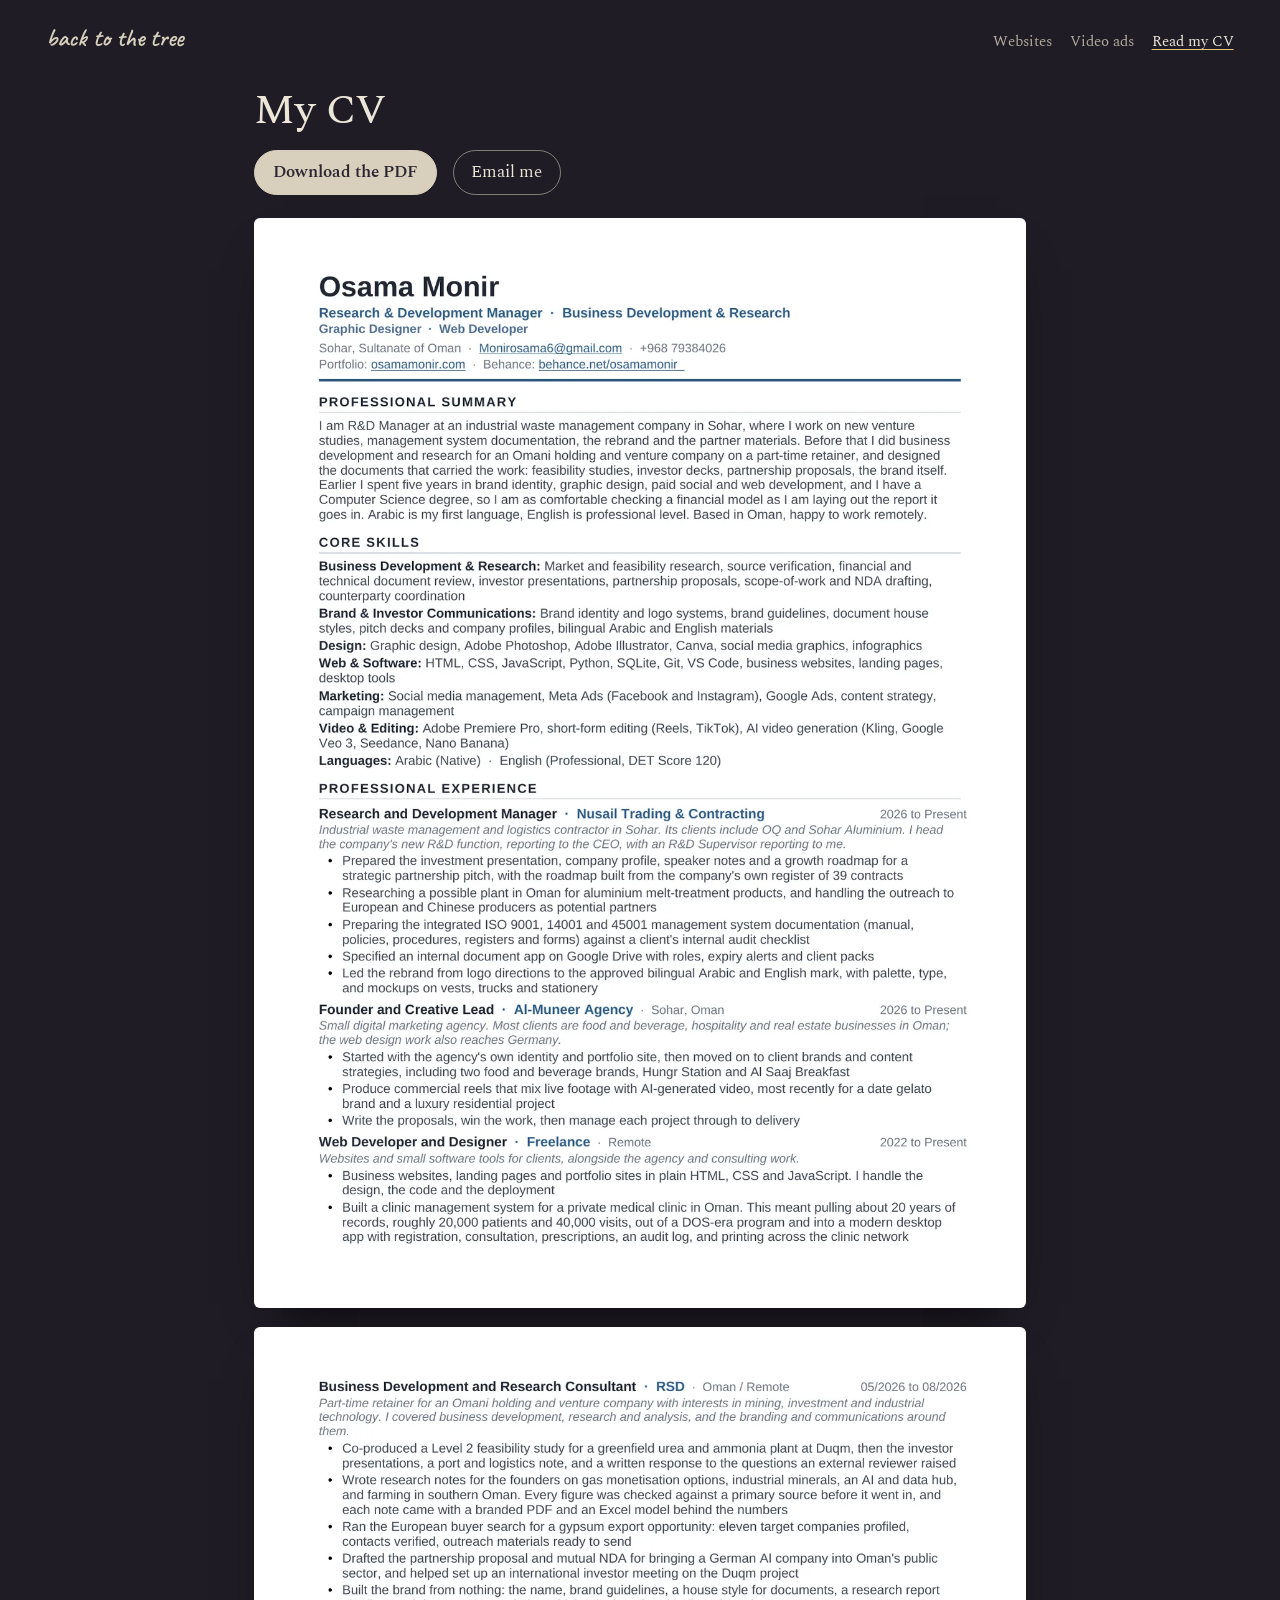
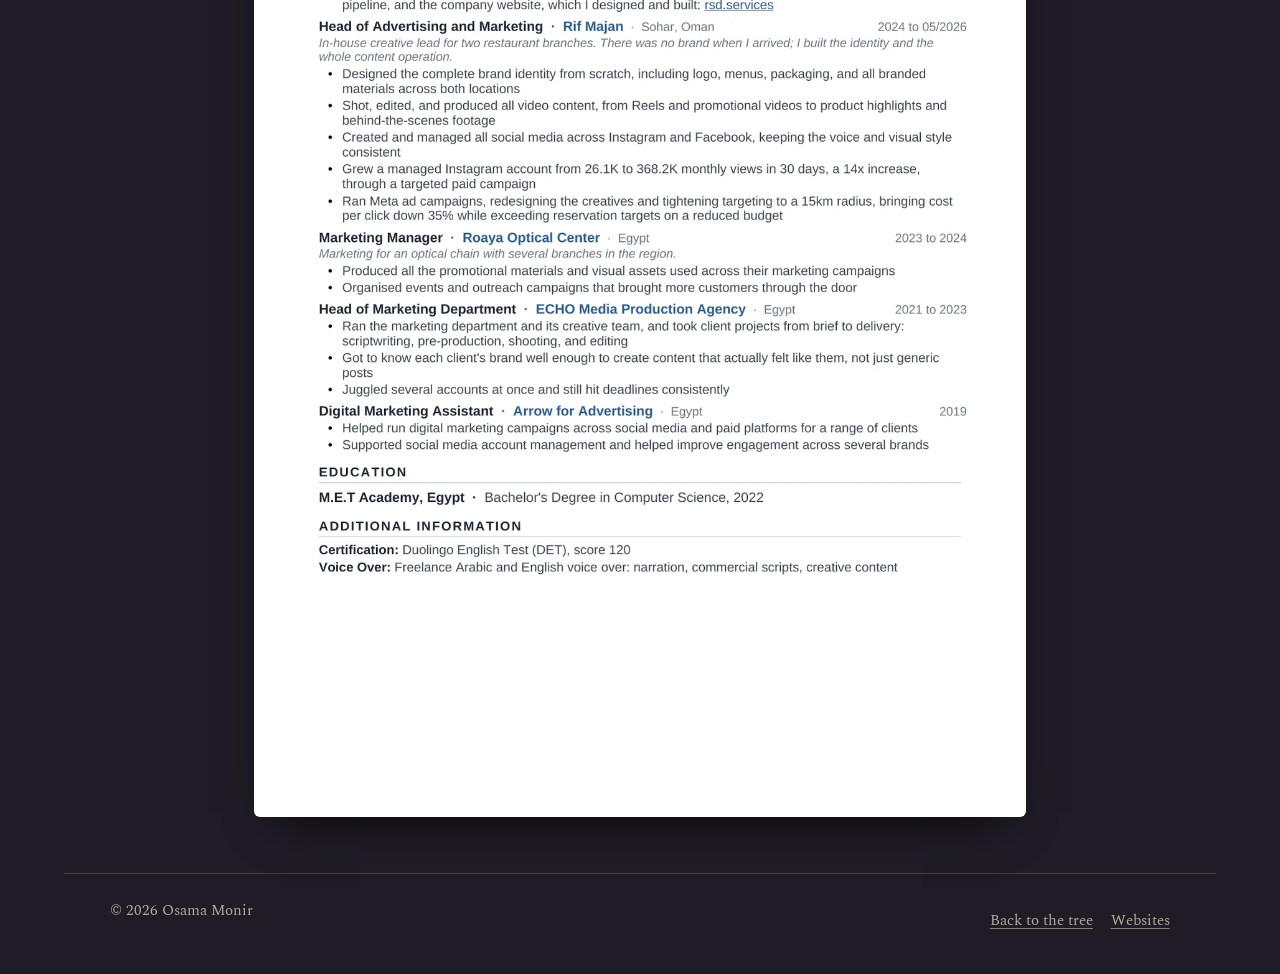
<file: cv/index.html>
<!DOCTYPE html>
<html lang="en">
<head>
<meta charset="UTF-8">
<meta name="viewport" content="width=device-width, initial-scale=1.0, viewport-fit=cover">
<title>Osama Monir | CV</title>
<meta name="description" content="Read Osama Monir's CV on screen: research and development manager in Sohar, Oman. A PDF copy is available to download.">
<meta name="theme-color" content="#1F1C25">
<meta name="color-scheme" content="dark">
<link rel="canonical" href="https://osamamonir.com/cv/">
<link rel="icon" href="/favicon.ico" sizes="48x48">
<link rel="icon" href="/favicon.svg" type="image/svg+xml">
<link rel="apple-touch-icon" href="/apple-touch-icon.png">
<meta property="og:type" content="profile">
<meta property="og:url" content="https://osamamonir.com/cv/">
<meta property="og:title" content="Osama Monir | CV">
<meta property="og:description" content="Read Osama Monir's CV on screen.">
<meta property="og:image" content="https://osamamonir.com/og.jpg">
<meta name="twitter:card" content="summary_large_image">
<link rel="preload" href="../assets/fonts/spectral-400.woff2" as="font" type="font/woff2" crossorigin>
<link rel="stylesheet" href="../assets/fonts/fonts.css?v=2">
<link rel="stylesheet" href="../assets/pages.css?v=20261119a">
<style>
  .cvwrap{max-width:54rem;margin:0 auto;padding:1rem var(--gutter) 0}
  .cvwrap h1{font-weight:500;font-size:clamp(1.8rem,1.3rem + 2vw,2.6rem);line-height:1.1}
  .cvwrap .acts{margin:1rem 0 1.4rem}
  .sheets{display:grid;gap:1.2rem}
  .sheets img{width:100%;height:auto;border-radius:6px;background:#fff;box-shadow:0 24px 50px -28px rgba(0,0,0,.9)}
</style>
</head>
<body>
<a class="skip" href="#content">Skip to the CV</a>
<header>
  <nav class="site" aria-label="Site">
    <a class="home" href="../">back to the tree</a>
    <ul>
      <li><a href="../websites/">Websites</a></li>
      <li><a href="../video/">Video ads</a></li>
      <li><a aria-current="page">Read my CV</a></li>
    </ul>
  </nav>
</header>
<main id="content" class="cvwrap" style="background:none">
  <h1>My CV</h1>
  <ul class="acts">
    <li><a class="btn main" href="../Osama-Monir-CV.pdf" download>Download the PDF</a></li>
    <li><a class="btn" href="mailto:Monirosama6@gmail.com">Email me</a></li>
  </ul>
  <div class="sheets">
    <img src="../assets/cv/page-1.webp?v=2" width="1240" height="1753" alt="Osama Monir CV, page 1 of 2. The same information is on the home page, and in the PDF below.">
    <img src="../assets/cv/page-2.webp?v=2" width="1240" height="1753" alt="Osama Monir CV, page 2 of 2. The same information is on the home page, and in the PDF below." loading="lazy">
  </div>
</main>
<footer>
  <p>© 2026 Osama Monir</p>
  <ul><li><a href="../">Back to the tree</a></li><li><a href="../websites/">Websites</a></li></ul>
</footer>
</body>
</html>
</file>
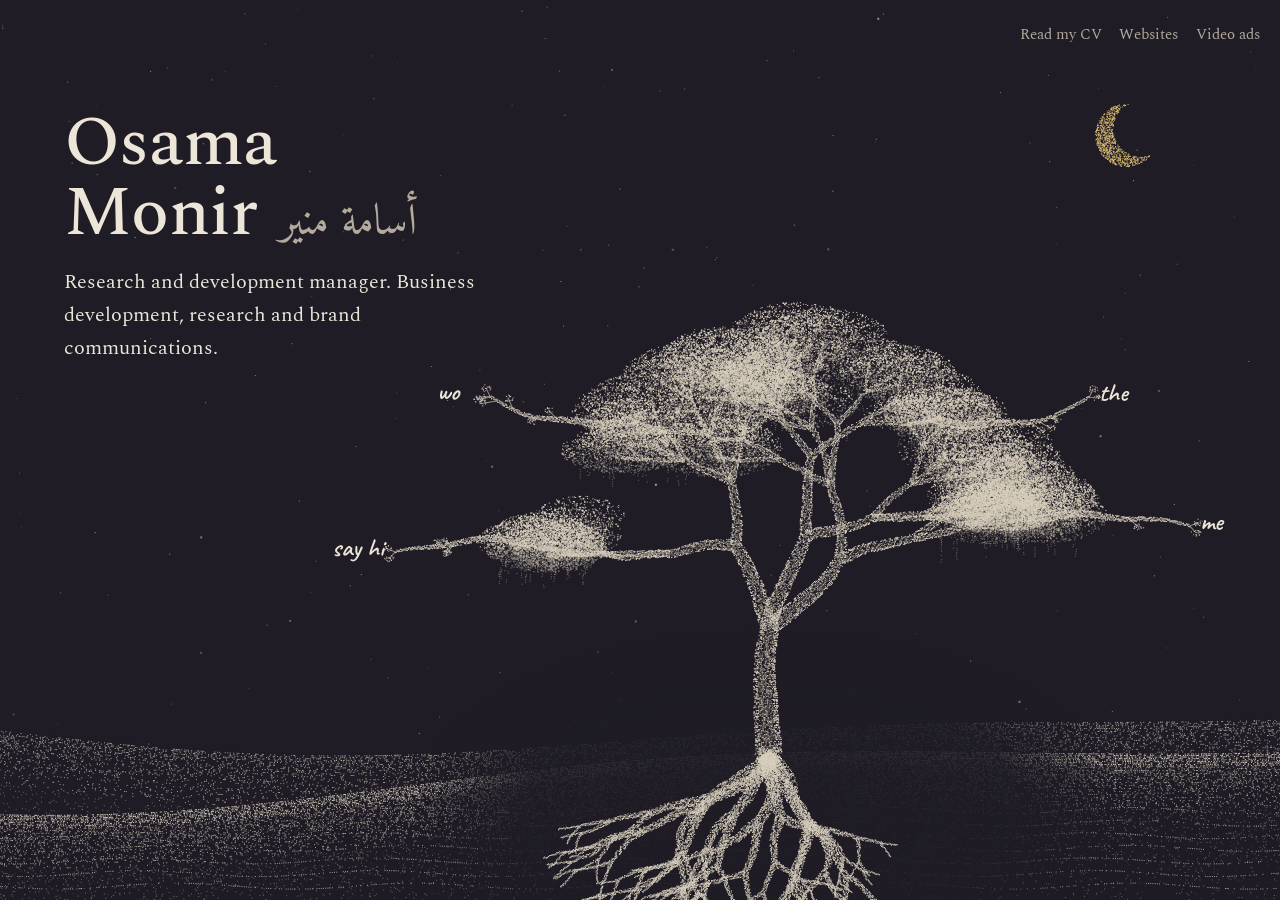
<file: portfolio/index.html>
<!doctype html>
<html lang="en">
<head>
<meta charset="utf-8">
<meta name="viewport" content="width=device-width, initial-scale=1.0">
<title>Osama Monir</title>
<meta name="robots" content="noindex">
<link rel="canonical" href="https://osamamonir.com/">
<meta http-equiv="refresh" content="0; url=../">
<script>
  // the portfolio now lives on the tree: send old links to the matching branch
  const map = { '#about': '#me', '#services': '#me', '#experience': '#path', '#contact': '#hi', '#work': '#work' };
  location.replace('../' + (map[location.hash] || ''));
</script>
</head>
<body>
<p>The portfolio has moved to the <a href="../">home page</a>.</p>
</body>
</html>
</file>
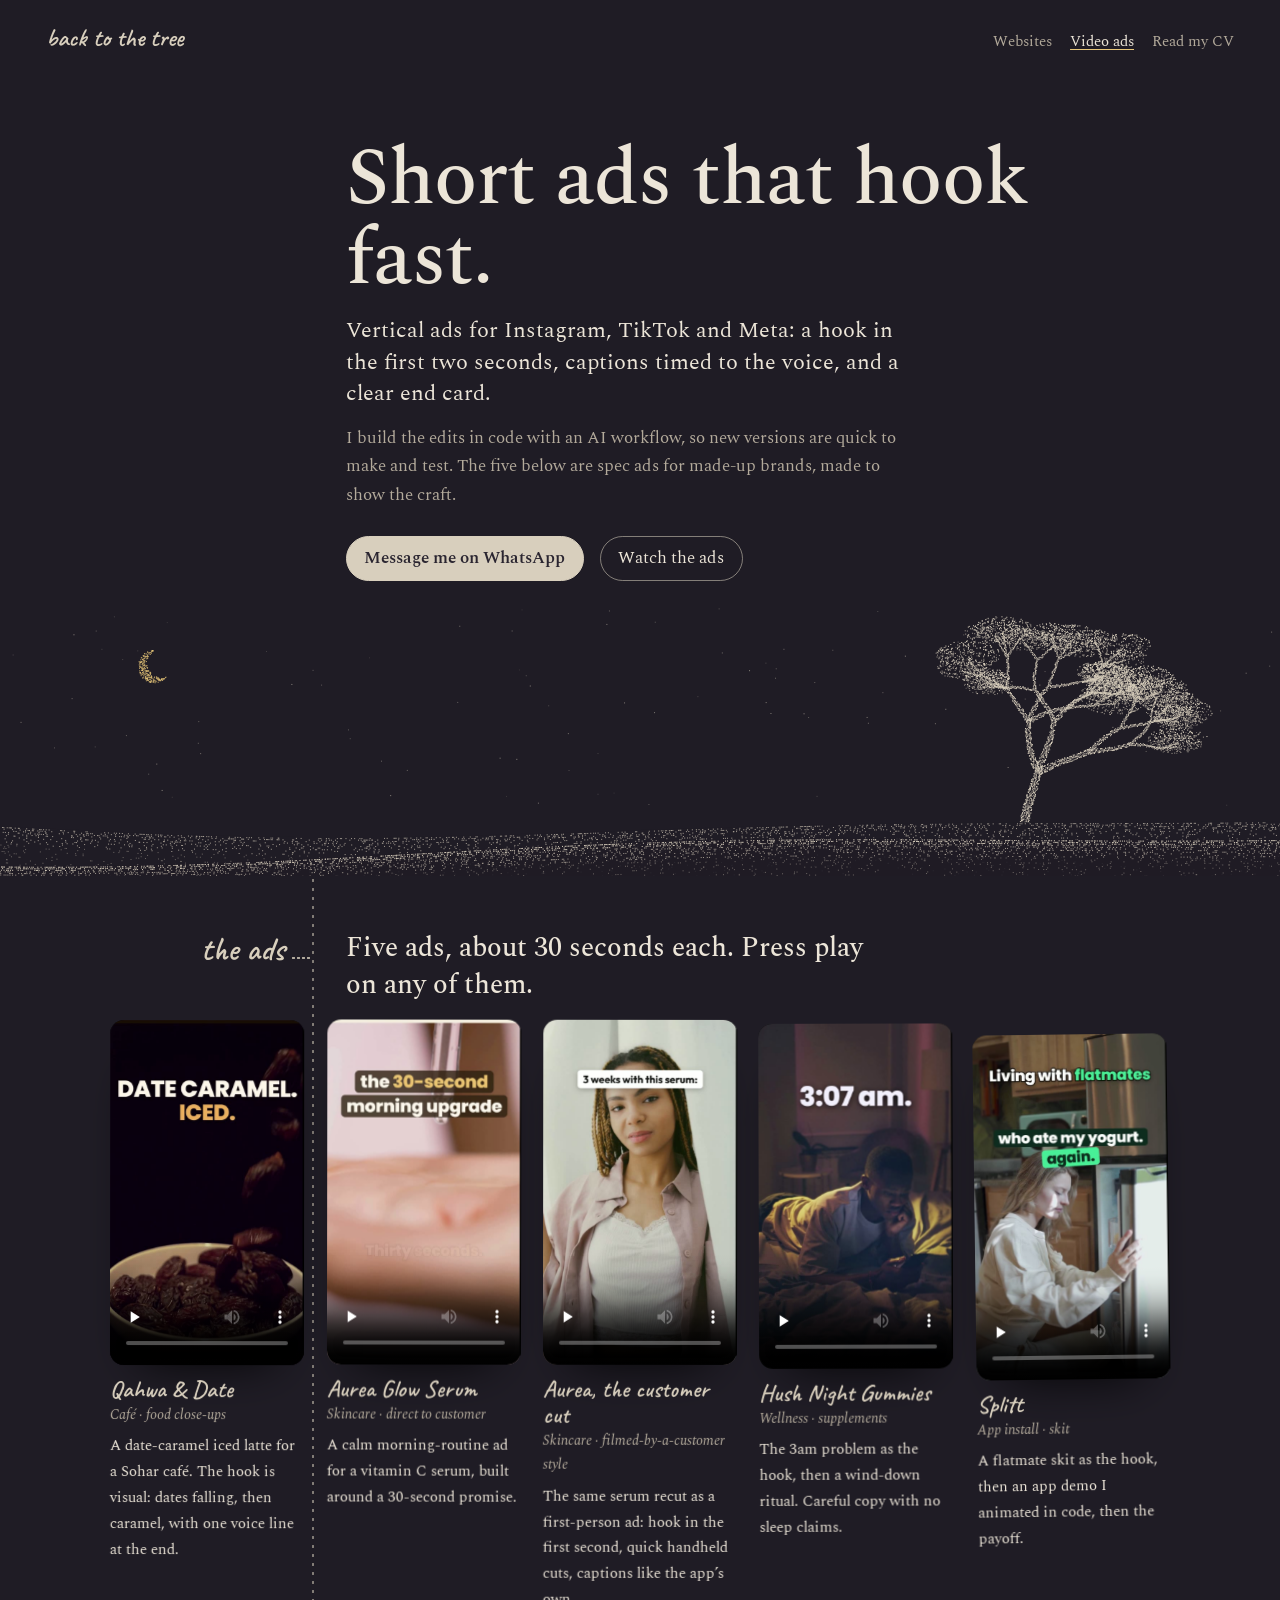
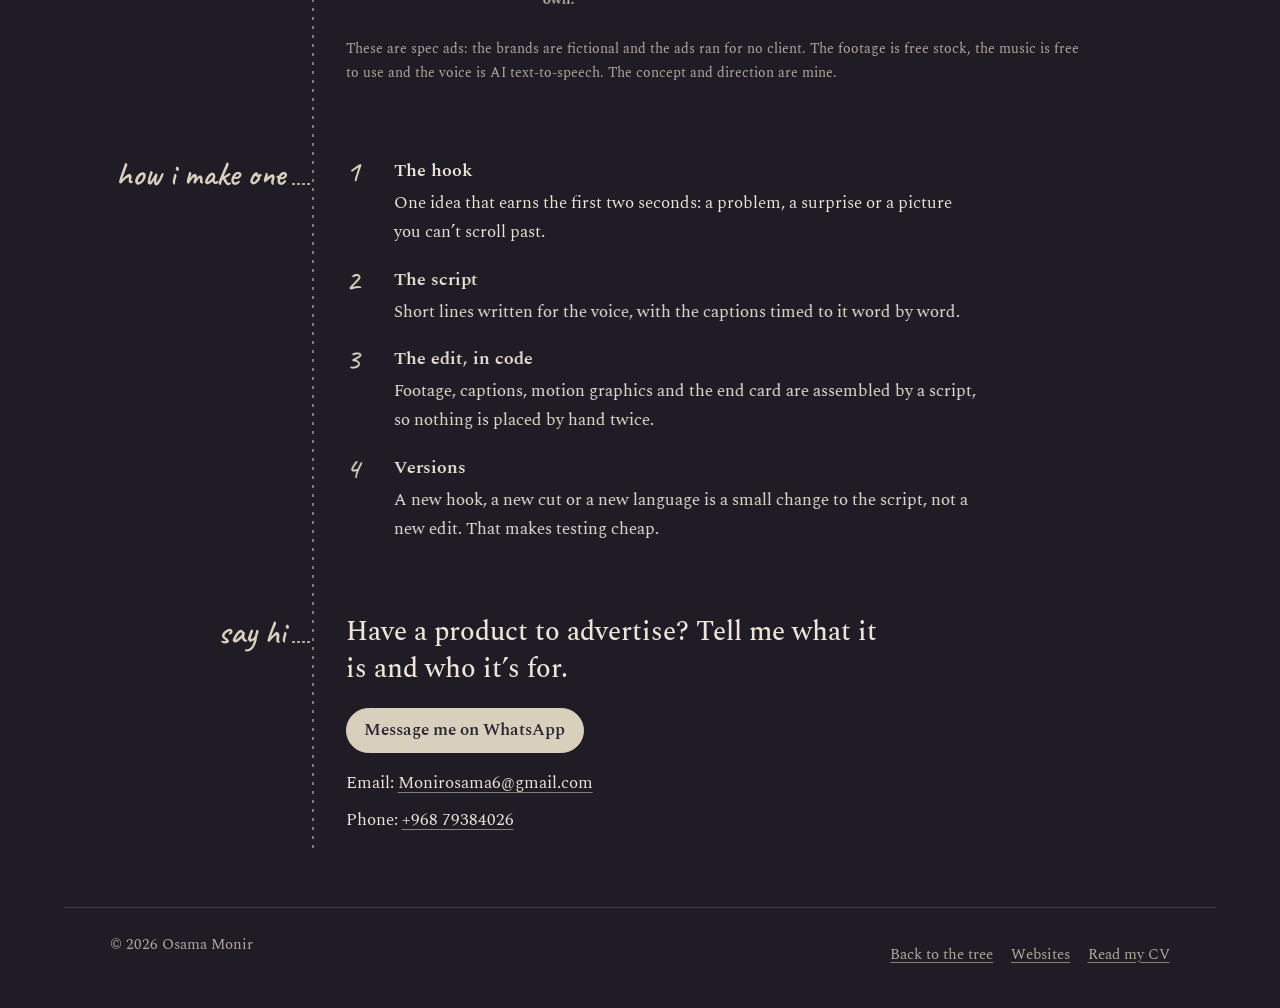
<file: video/index.html>
<!DOCTYPE html>
<html lang="en">
<head>
<meta charset="UTF-8">
<meta name="viewport" content="width=device-width, initial-scale=1.0, viewport-fit=cover">
<meta name="text-scale" content="scale">
<title>Osama Monir | Video ads</title>
<meta name="description" content="Short vertical video ads for Instagram, TikTok and Meta: five spec ads for skincare, wellness, café and app brands, made with an AI video workflow.">
<meta name="theme-color" content="#1F1C25">
<meta name="color-scheme" content="dark">
<link rel="canonical" href="https://osamamonir.com/video/">
<link rel="icon" href="/favicon.ico" sizes="48x48">
<link rel="icon" href="/favicon.svg" type="image/svg+xml">
<link rel="apple-touch-icon" href="/apple-touch-icon.png">
<meta property="og:type" content="website">
<meta property="og:url" content="https://osamamonir.com/video/">
<meta property="og:title" content="Osama Monir | Video ads">
<meta property="og:description" content="Short vertical video ads that hook fast: five spec ads made with an AI video workflow.">
<meta property="og:site_name" content="Osama Monir">
<meta property="og:image" content="https://osamamonir.com/og.jpg">
<meta property="og:image:width" content="1200">
<meta property="og:image:height" content="630">
<meta name="twitter:card" content="summary_large_image">
<meta name="twitter:image" content="https://osamamonir.com/og.jpg">
<link rel="preload" href="../assets/fonts/spectral-400.woff2" as="font" type="font/woff2" crossorigin>
<link rel="preload" href="../assets/fonts/caveat-500.woff2" as="font" type="font/woff2" crossorigin>
<link rel="stylesheet" href="../assets/fonts/fonts.css?v=2">
<link rel="stylesheet" href="../assets/pages.css?v=20261119a">
</head>
<body>
<a class="skip" href="#content">Skip to the ads</a>

<header>
  <nav class="site" aria-label="Site">
    <a class="home" href="../">back to the tree</a>
    <ul>
      <li><a href="../websites/">Websites</a></li>
      <li><a aria-current="page">Video ads</a></li>
      <li><a href="../cv/">Read my CV</a></li>
    </ul>
  </nav>

  <div class="open">
    <h1>Short ads that hook fast.</h1>
    <p class="role">Vertical ads for Instagram, TikTok and Meta: a hook in the first two seconds, captions timed to the voice, and a clear end card.</p>
    <p class="lede">I build the edits in code with an AI workflow, so new versions are quick to make and test. The five below are spec ads for made-up brands, made to show the craft.</p>
    <ul class="acts">
      <li><a class="btn main" href="https://wa.me/96879384026?text=Hi%20Osama%2C%20I%20need%20a%20video%20ad%3A%20" rel="noopener">Message me on WhatsApp</a></li>
      <li><a class="btn" href="#reels">Watch the ads</a></li>
    </ul>
  </div>
  <div class="horizon" aria-hidden="true"><canvas></canvas></div>
</header>

<main id="content">
  <section class="limb" id="reels" aria-labelledby="reels-h">
    <h2 id="reels-h">the ads</h2>
    <div class="body">
      <p class="lead">Five ads, about 30 seconds each. Press play on any of them.</p>
      <ul class="reels5">
      <li class="reel">
        <div class="frame"><video src="qahwa-date.mp4" poster="qahwa-date.jpg" width="540" height="960" controls playsinline preload="none" aria-labelledby="reel-qahwa-date"></video></div>
        <h3 id="reel-qahwa-date">Qahwa &amp; Date</h3>
        <p class="kind">Café · food close-ups</p>
        <p>A date-caramel iced latte for a Sohar café. The hook is visual: dates falling, then caramel, with one voice line at the end.</p>
      </li>
      <li class="reel">
        <div class="frame"><video src="aurea.mp4" poster="aurea.jpg" width="540" height="960" controls playsinline preload="none" aria-labelledby="reel-aurea"></video></div>
        <h3 id="reel-aurea">Aurea Glow Serum</h3>
        <p class="kind">Skincare · direct to customer</p>
        <p>A calm morning-routine ad for a vitamin C serum, built around a 30-second promise.</p>
      </li>
      <li class="reel">
        <div class="frame"><video src="aurea-ugc.mp4" poster="aurea-ugc.jpg" width="540" height="960" controls playsinline preload="none" aria-labelledby="reel-aurea-ugc"></video></div>
        <h3 id="reel-aurea-ugc">Aurea, the customer cut</h3>
        <p class="kind">Skincare · filmed-by-a-customer style</p>
        <p>The same serum recut as a first-person ad: hook in the first second, quick handheld cuts, captions like the app’s own.</p>
      </li>
      <li class="reel">
        <div class="frame"><video src="hush.mp4" poster="hush.jpg" width="540" height="960" controls playsinline preload="none" aria-labelledby="reel-hush"></video></div>
        <h3 id="reel-hush">Hush Night Gummies</h3>
        <p class="kind">Wellness · supplements</p>
        <p>The 3am problem as the hook, then a wind-down ritual. Careful copy with no sleep claims.</p>
      </li>
      <li class="reel">
        <div class="frame"><video src="splitt.mp4" poster="splitt.jpg" width="540" height="960" controls playsinline preload="none" aria-labelledby="reel-splitt"></video></div>
        <h3 id="reel-splitt">Splitt</h3>
        <p class="kind">App install · skit</p>
        <p>A flatmate skit as the hook, then an app demo I animated in code, then the payoff.</p>
      </li>
      </ul>
      <p class="fine">These are spec ads: the brands are fictional and the ads ran for no client. The footage is free stock, the music is free to use and the voice is AI text-to-speech. The concept and direction are mine.</p>
    </div>
  </section>

  <section class="limb" id="how" aria-labelledby="how-h">
    <h2 id="how-h">how i make one</h2>
    <div class="body">
      <ol class="steps">
        <li><h3>The hook</h3><p>One idea that earns the first two seconds: a problem, a surprise or a picture you can’t scroll past.</p></li>
        <li><h3>The script</h3><p>Short lines written for the voice, with the captions timed to it word by word.</p></li>
        <li><h3>The edit, in code</h3><p>Footage, captions, motion graphics and the end card are assembled by a script, so nothing is placed by hand twice.</p></li>
        <li><h3>Versions</h3><p>A new hook, a new cut or a new language is a small change to the script, not a new edit. That makes testing cheap.</p></li>
      </ol>
    </div>
  </section>

  <section class="limb" id="contact" aria-labelledby="contact-h">
    <h2 id="contact-h">say hi</h2>
    <div class="body">
      <p class="lead">Have a product to advertise? Tell me what it is and who it’s for.</p>
      <ul class="hi">
        <li><a class="btn main" href="https://wa.me/96879384026?text=Hi%20Osama%2C%20I%20need%20a%20video%20ad%3A%20" rel="noopener">Message me on WhatsApp</a></li>
        <li>Email: <a href="mailto:Monirosama6@gmail.com">Monirosama6@gmail.com</a></li>
        <li>Phone: <a href="tel:+96879384026">+968 79384026</a></li>
      </ul>
    </div>
  </section>
</main>

<footer>
  <p>© 2026 Osama Monir</p>
  <ul>
    <li><a href="../">Back to the tree</a></li>
    <li><a href="../websites/">Websites</a></li>
    <li><a href="../cv/">Read my CV</a></li>
  </ul>
</footer>
<script src="../assets/horizon.js?v=20261118b" defer></script>
<script type="module" src="../assets/video.js?v=1"></script>
</body>
</html>
</file>
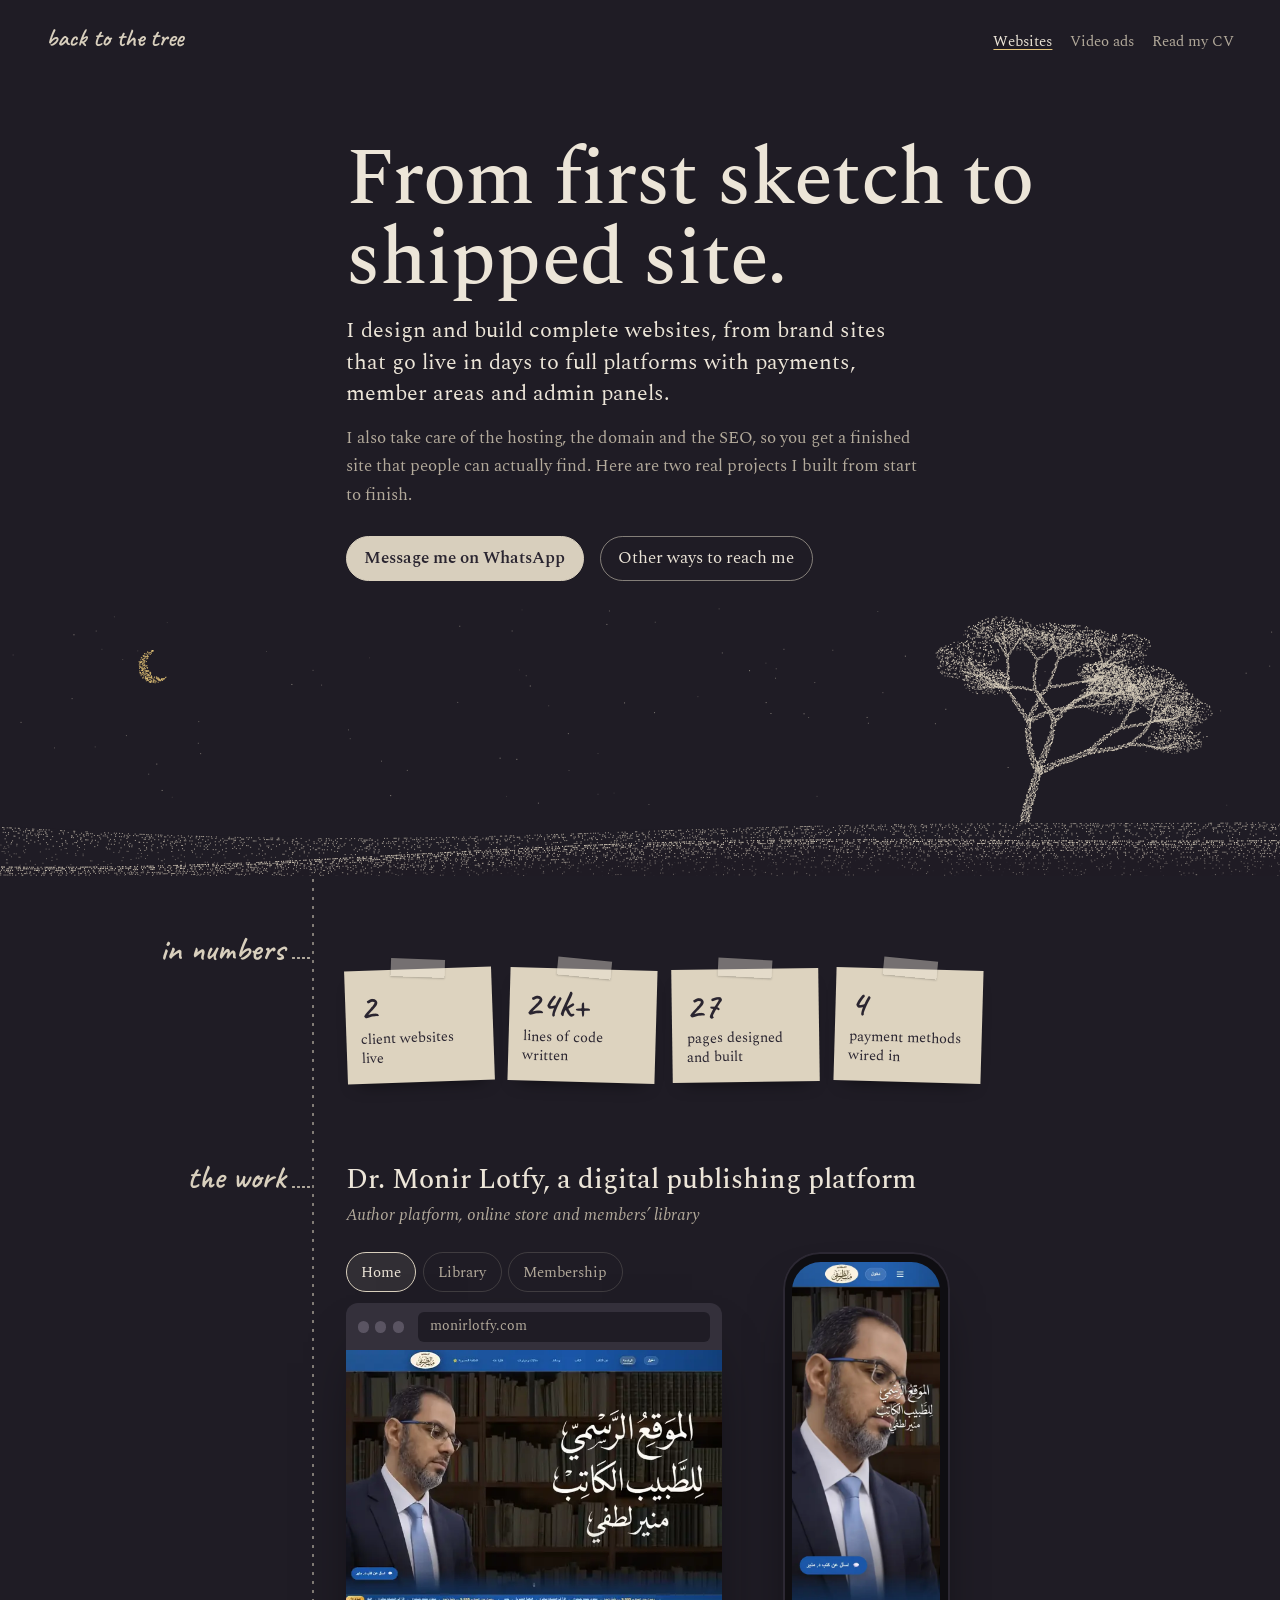
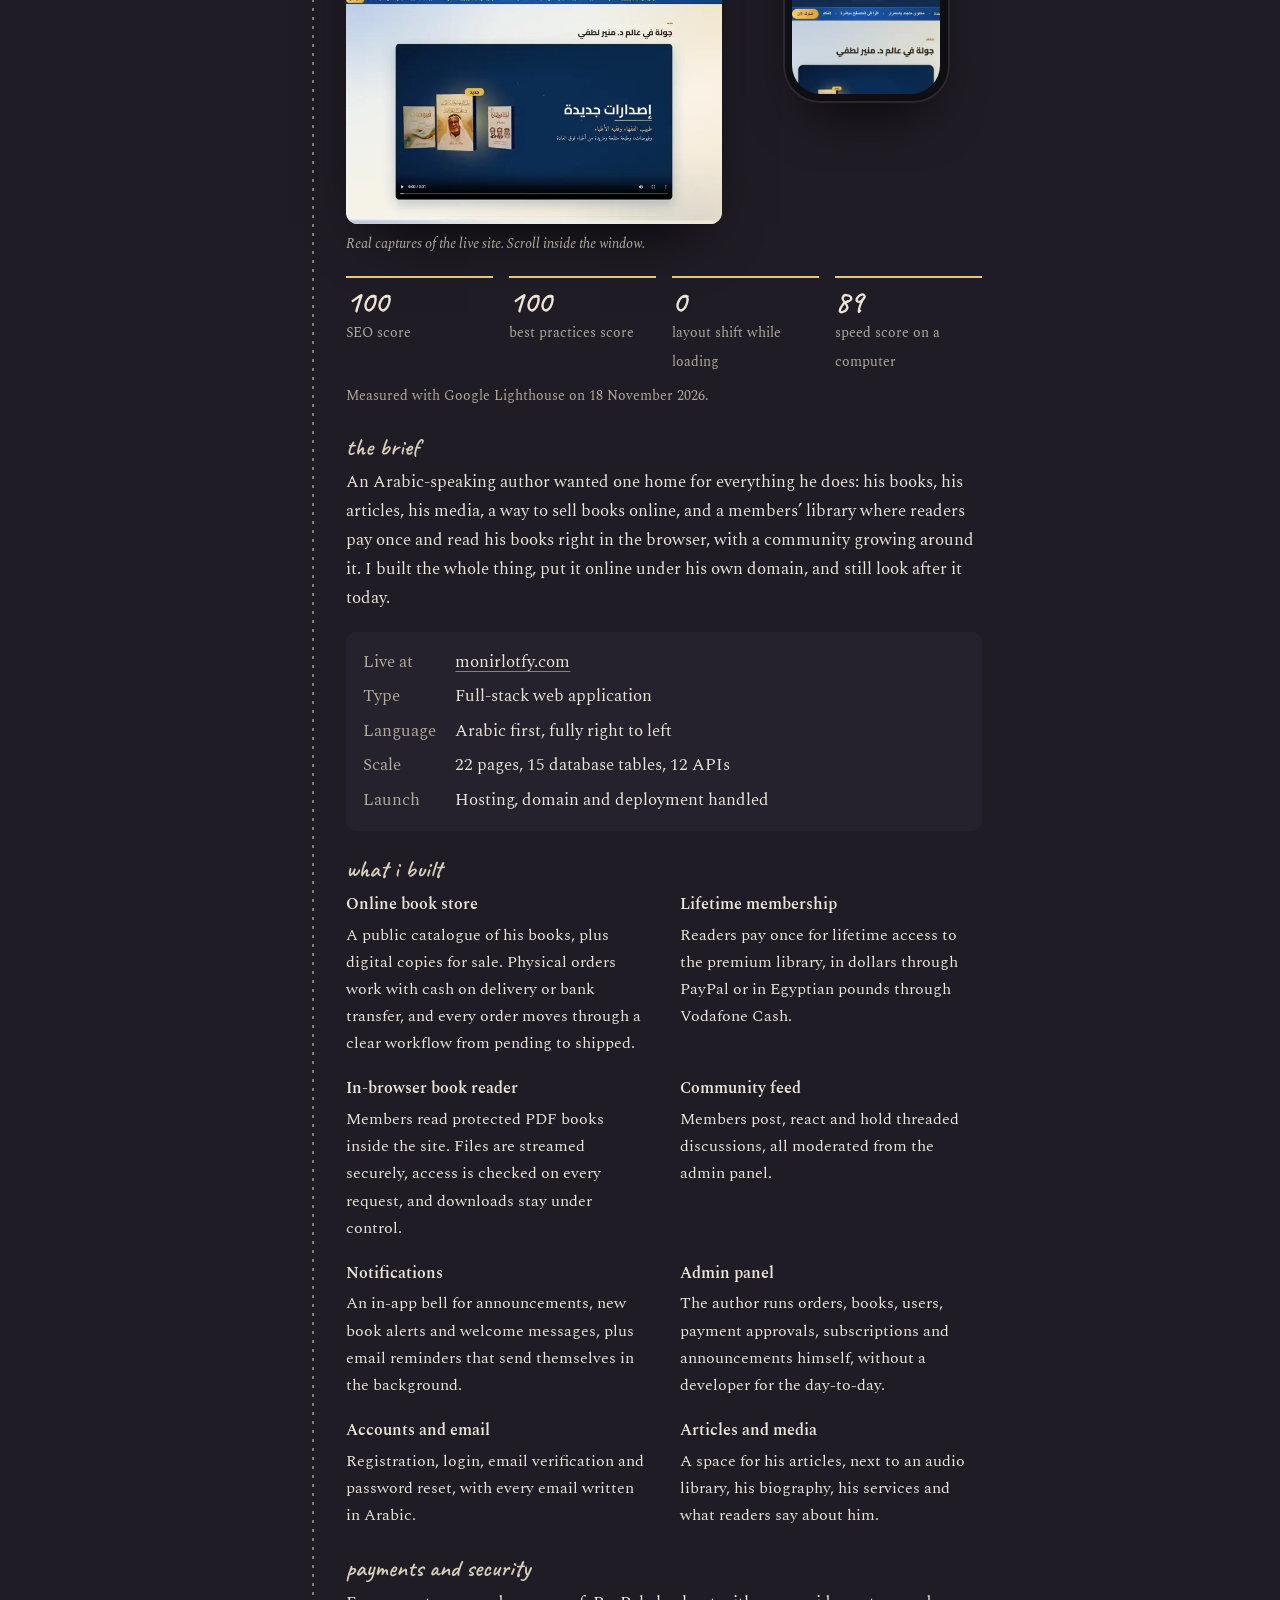
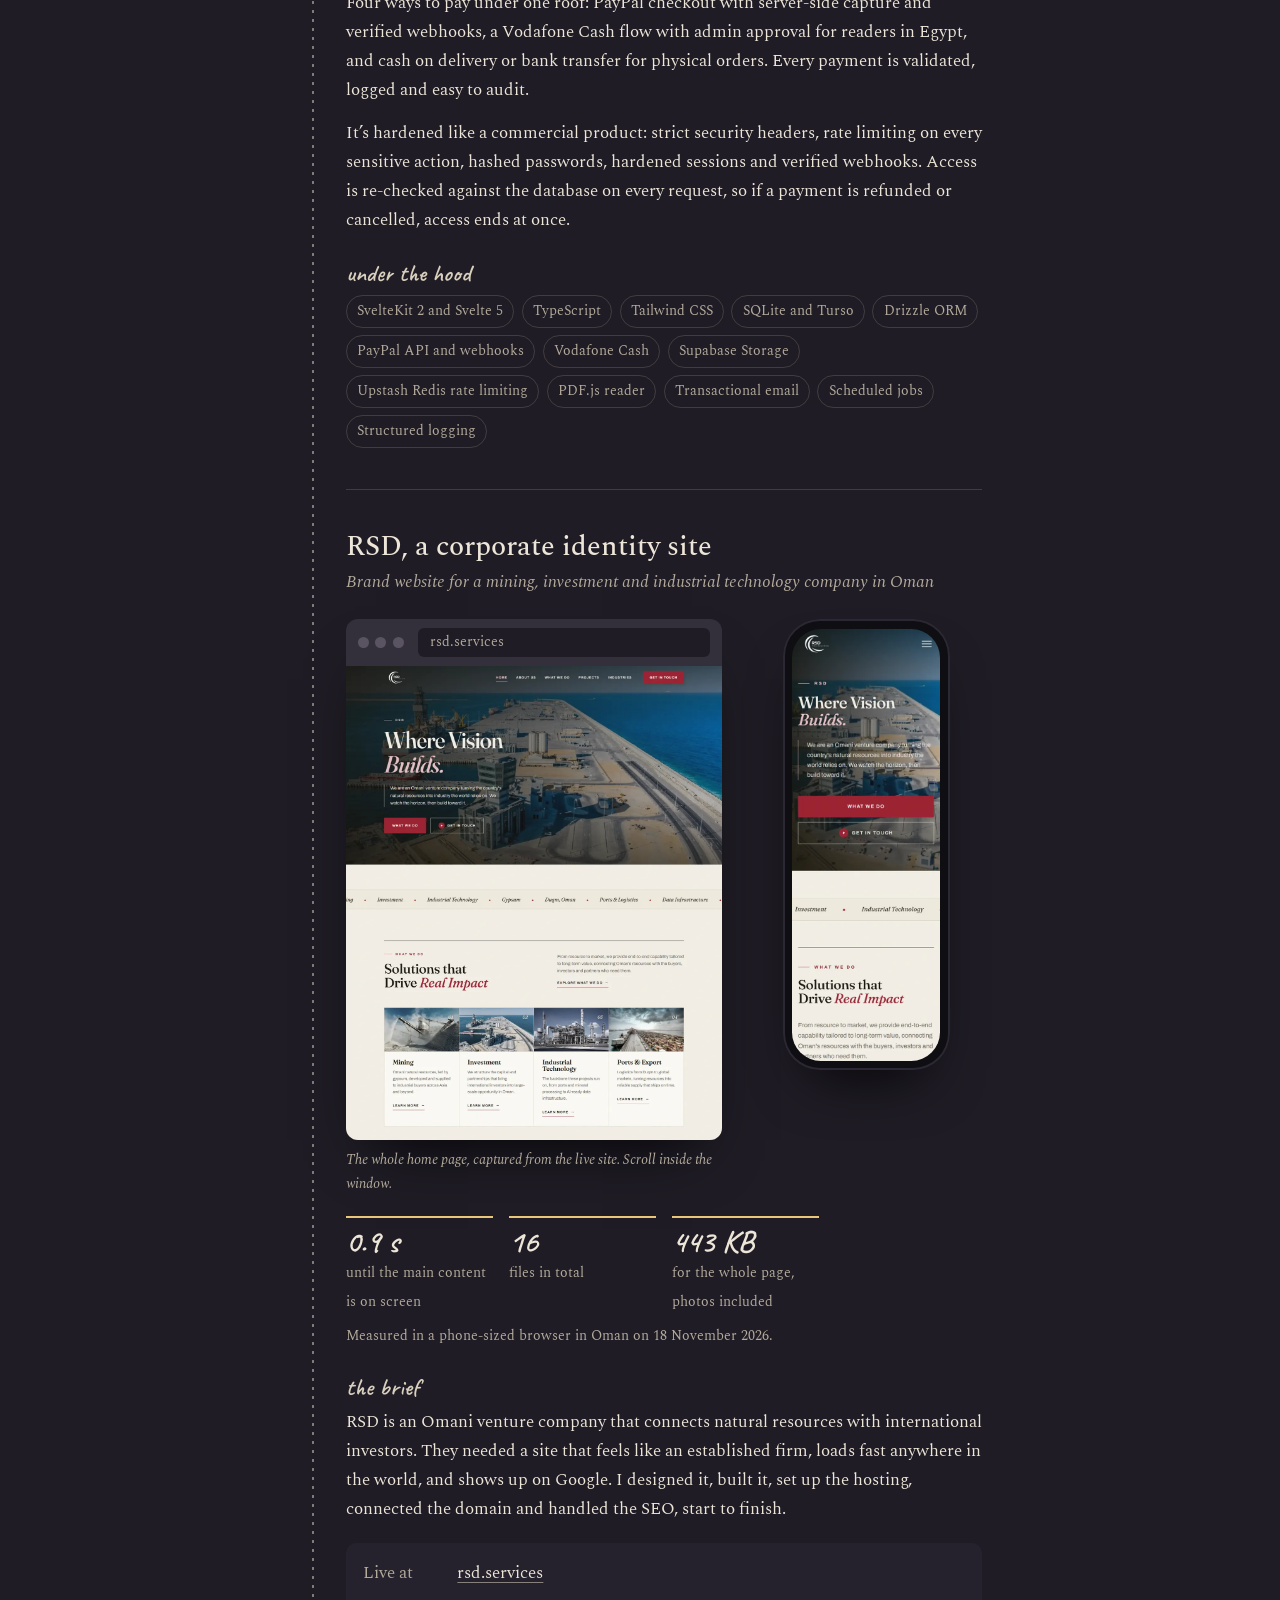
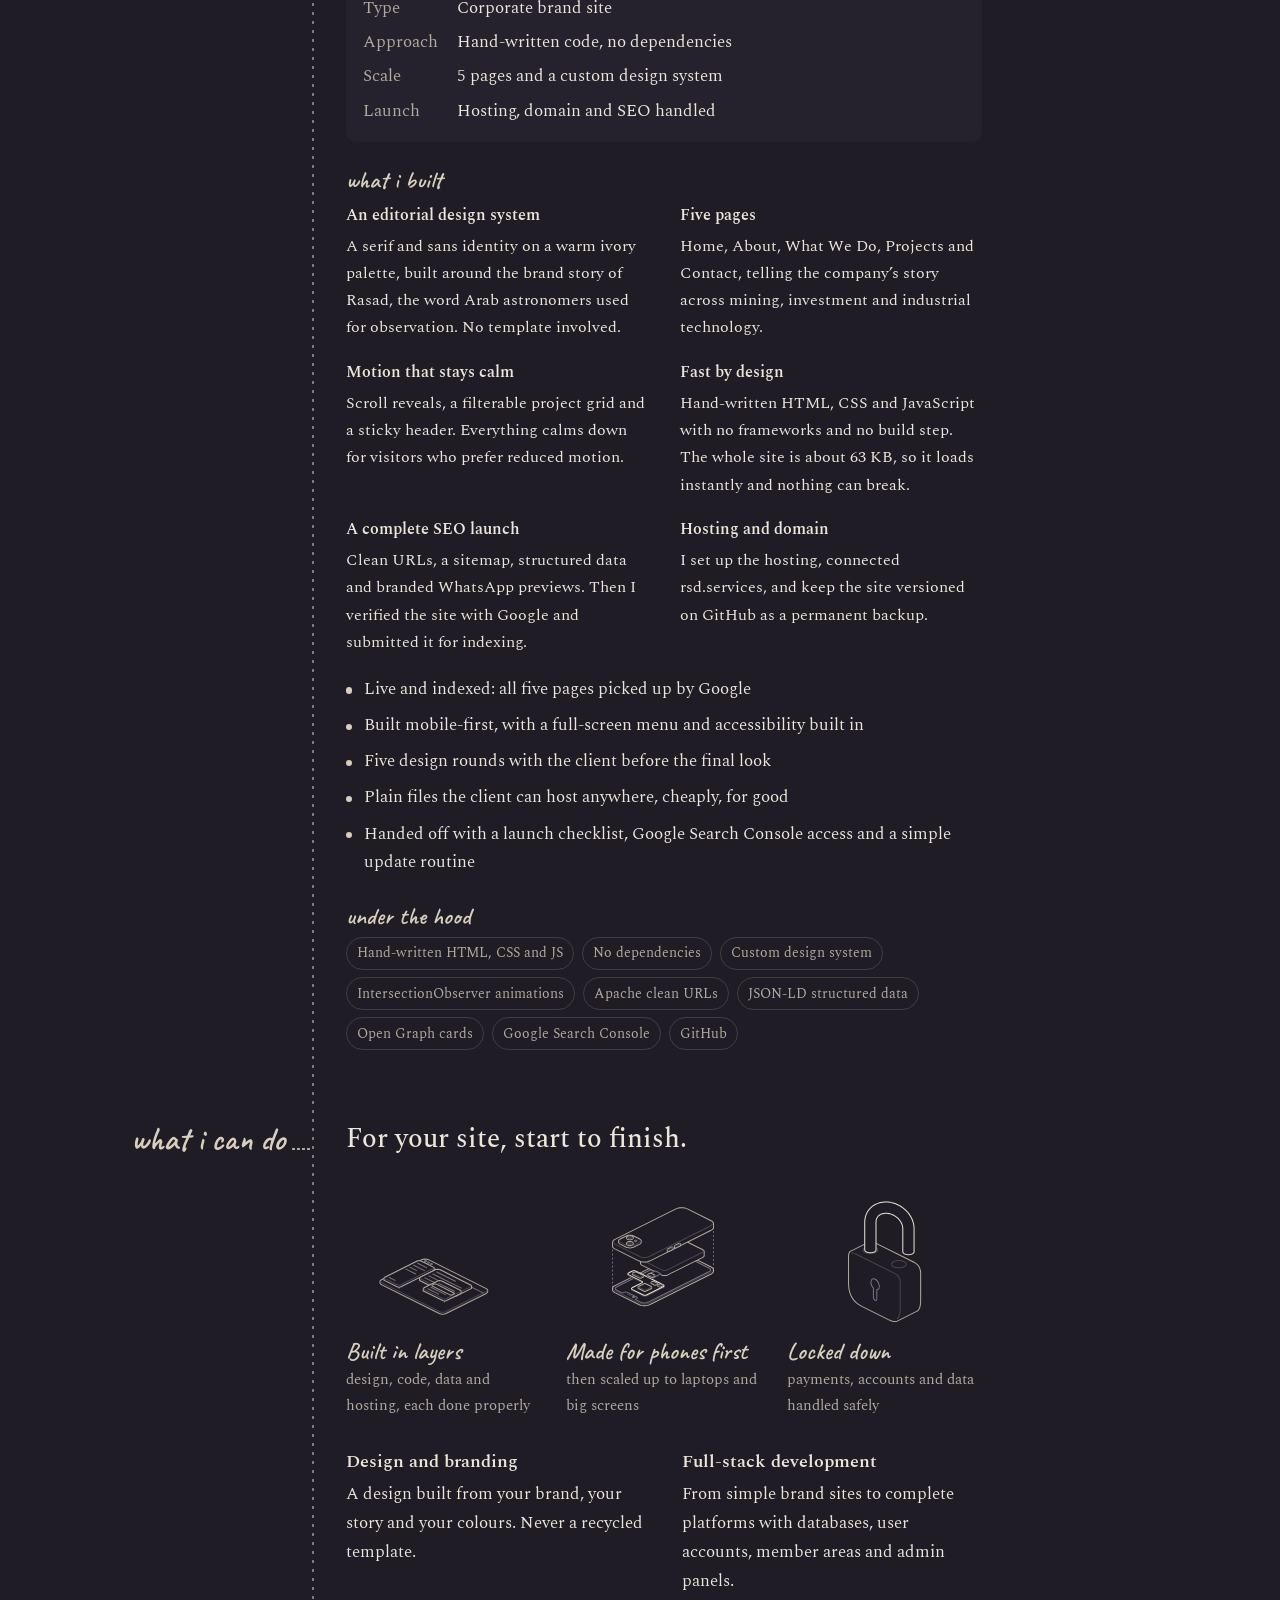
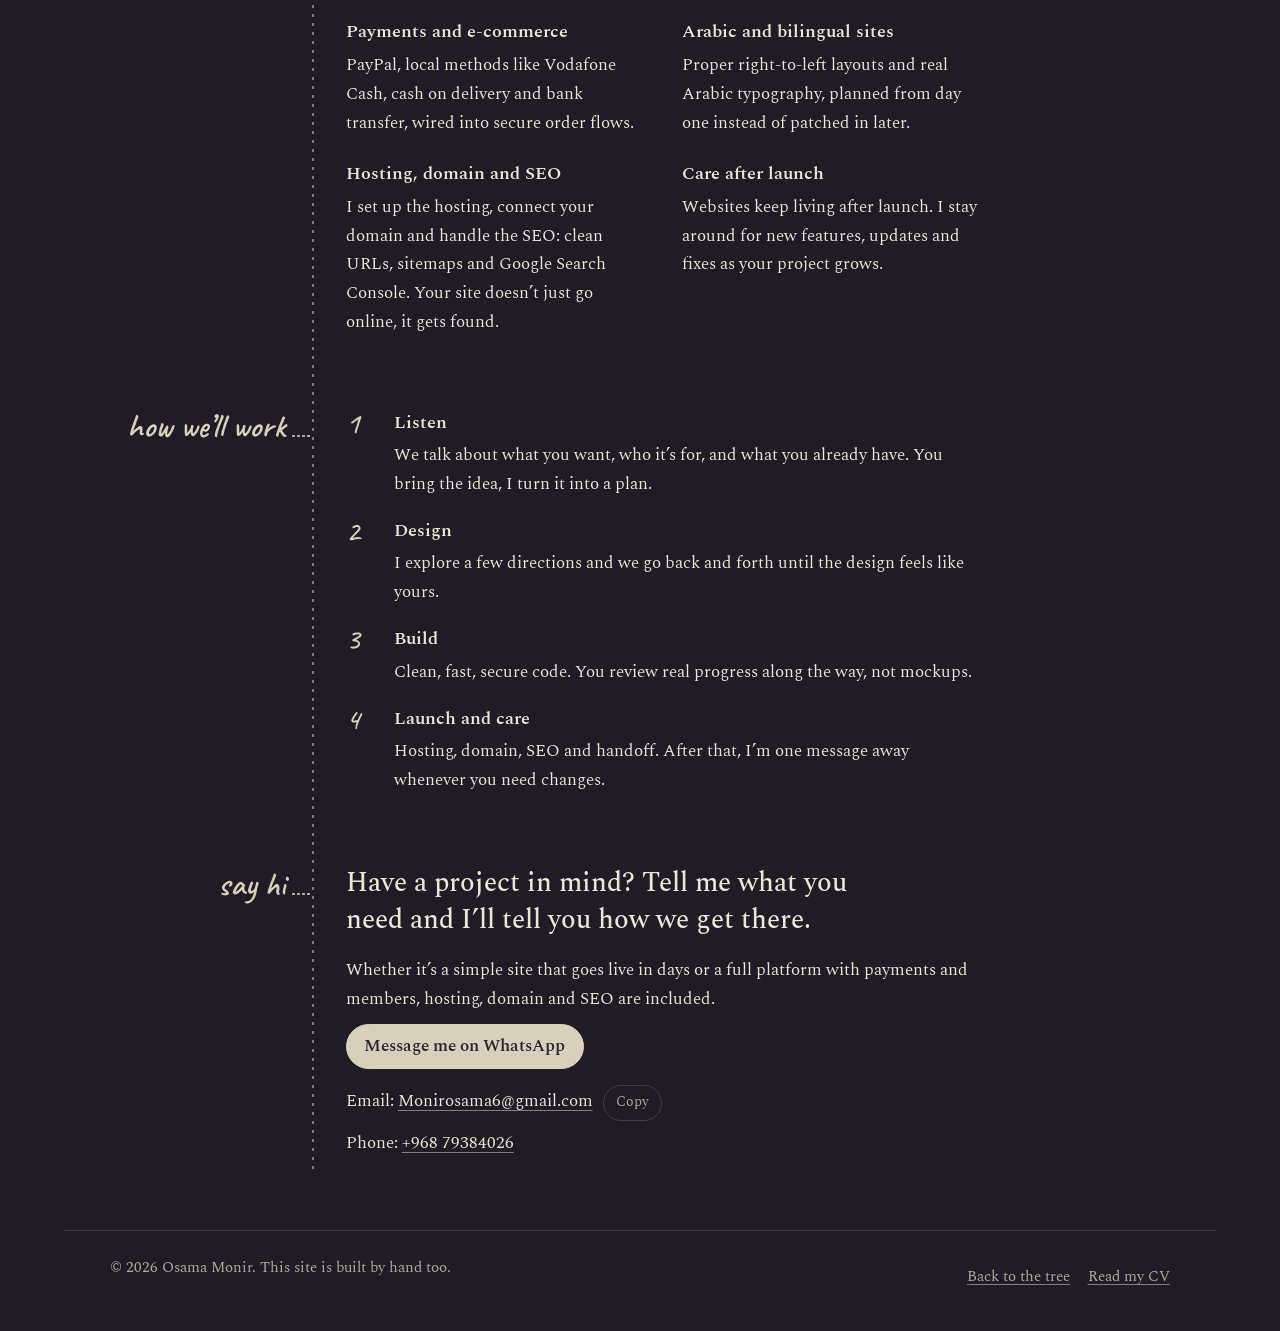
<file: websites/index.html>
<!DOCTYPE html>
<html lang="en">
<head>
<meta charset="UTF-8">
<meta name="viewport" content="width=device-width, initial-scale=1.0, viewport-fit=cover">
<meta name="text-scale" content="scale">
<title>Osama Monir | Websites</title>
<meta name="description" content="I design and build complete websites and handle the hosting, domain and SEO myself. Two real projects: a full publishing platform with payments and a members' library, and a corporate site for an Omani venture company.">
<meta name="theme-color" content="#1F1C25">
<meta name="color-scheme" content="dark">
<link rel="canonical" href="https://osamamonir.com/websites/">
<link rel="icon" href="/favicon.ico" sizes="48x48">
<link rel="icon" href="/favicon.svg" type="image/svg+xml">
<link rel="apple-touch-icon" href="/apple-touch-icon.png">
<meta property="og:type" content="website">
<meta property="og:url" content="https://osamamonir.com/websites/">
<meta property="og:title" content="Osama Monir | Websites">
<meta property="og:description" content="I design and build complete websites and handle the hosting, domain and SEO myself. Two real projects: a full publishing platform with payments and a members' library, and a corporate site for an Omani venture company.">
<meta property="og:site_name" content="Osama Monir">
<meta property="og:image" content="https://osamamonir.com/og.jpg">
<meta property="og:image:type" content="image/jpeg">
<meta property="og:image:width" content="1200">
<meta property="og:image:height" content="630">
<meta property="og:image:alt" content="A stippled ghaf tree on moonlit dunes beside the name Osama Monir">
<meta name="twitter:card" content="summary_large_image">
<meta name="twitter:image" content="https://osamamonir.com/og.jpg">
<link rel="preload" href="../assets/fonts/spectral-400.woff2" as="font" type="font/woff2" crossorigin>
<link rel="preload" href="../assets/fonts/caveat-500.woff2" as="font" type="font/woff2" crossorigin>
<link rel="stylesheet" href="../assets/fonts/fonts.css?v=1">
<link rel="stylesheet" href="../assets/pages.css?v=20261119a">
<script type="application/ld+json">
{
 "@context": "https://schema.org",
 "@graph": [
  {
   "@type": "CollectionPage",
   "url": "https://osamamonir.com/websites/",
   "name": "Osama Monir | Websites",
   "isPartOf": {
    "@id": "https://osamamonir.com/#site"
   },
   "author": {
    "@id": "https://osamamonir.com/#me"
   },
   "hasPart": [
    {
     "@type": "WebSite",
     "name": "Dr. Monir Lotfy",
     "url": "https://monirlotfy.com/",
     "inLanguage": "ar",
     "creator": {
      "@id": "https://osamamonir.com/#me"
     },
     "description": "Arabic author platform with a book store, a paid members' library and an in-browser reader."
    },
    {
     "@type": "WebSite",
     "name": "RSD",
     "url": "https://rsd.services/",
     "inLanguage": "en",
     "creator": {
      "@id": "https://osamamonir.com/#me"
     },
     "description": "Corporate site for an Omani mining, investment and industrial technology company."
    }
   ]
  },
  {
   "@type": "BreadcrumbList",
   "itemListElement": [
    {
     "@type": "ListItem",
     "position": 1,
     "name": "Home",
     "item": "https://osamamonir.com/"
    },
    {
     "@type": "ListItem",
     "position": 2,
     "name": "Websites",
     "item": "https://osamamonir.com/websites/"
    }
   ]
  }
 ]
}
</script>
</head>
<body>
<a class="skip" href="#content">Skip to the case studies</a>

<header>
  <nav class="site" aria-label="Site">
    <a class="home" href="../">back to the tree</a>
    <ul>
      <li><a aria-current="page">Websites</a></li>
      <li><a href="../video/">Video ads</a></li>
      <li><a href="../cv/">Read my CV</a></li>
    </ul>
  </nav>

  <div class="open">
    <h1>From first sketch to shipped site.</h1>
    <p class="role">I design and build complete websites, from brand sites that go live in days to full platforms with payments, member areas and admin panels.</p>
    <p class="lede">I also take care of the hosting, the domain and the SEO, so you get a finished site that people can actually find. Here are two real projects I built from start to finish.</p>
    <ul class="acts">
      <li><a class="btn main" href="https://wa.me/96879384026?text=Hi%20Osama%2C%20I%20have%20a%20website%20project%3A%20" rel="noopener">Message me on WhatsApp</a></li>
      <li><a class="btn" href="#contact">Other ways to reach me</a></li>
    </ul>
  </div>
  <div class="horizon" aria-hidden="true"><canvas></canvas></div>
</header>

<main id="content">
  <section class="limb" id="numbers" aria-labelledby="numbers-h">
    <h2 id="numbers-h">in numbers</h2>
    <div class="body">
      <ul class="notes" aria-label="The two projects in numbers">
        <li class="note"><b>2</b><span>client websites live</span></li>
        <li class="note"><b>24k+</b><span>lines of code written</span></li>
        <li class="note"><b>27</b><span>pages designed and built</span></li>
        <li class="note"><b>4</b><span>payment methods wired in</span></li>
      </ul>
    </div>
  </section>

  <section class="limb" id="work" aria-labelledby="work-h">
    <h2 id="work-h">the work</h2>
    <div class="body">
      <article class="case" aria-labelledby="monir-h">
        <h3 id="monir-h">Dr. Monir Lotfy, a digital publishing platform</h3>
        <p class="kind">Author platform, online store and members’ library</p>

        <div class="show">
          <div>
            <div class="tabs" role="tablist" aria-label="Pages of monirlotfy.com">
              <button type="button" class="tab" role="tab" id="mt1" aria-controls="mp1">Home</button>
              <button type="button" class="tab" role="tab" id="mt2" aria-controls="mp2">Library</button>
              <button type="button" class="tab" role="tab" id="mt3" aria-controls="mp3">Membership</button>
            </div>
            <div class="browser"><div class="chrome" aria-hidden="true"><i></i><i></i><i></i><span class="url">monirlotfy.com</span></div>
              <div class="screen" tabindex="0" aria-label="monirlotfy.com on a computer, scroll to see more">
                <div id="mp1" role="tabpanel" aria-labelledby="mt1"><img src="../assets/work/site-monir-desk.webp" srcset="../assets/work/site-monir-desk-640.webp 640w, ../assets/work/site-monir-desk.webp 1200w" sizes="(min-width: 56em) 46rem, calc(100vw - 2.5rem)" width="1200" height="3000" alt="monirlotfy.com home page on a computer: the author's portrait, new releases, his story and featured books" loading="lazy"></div>
                <div id="mp2" role="tabpanel" aria-labelledby="mt2"><img src="../assets/work/site-monir-library.webp" srcset="../assets/work/site-monir-library-640.webp 640w, ../assets/work/site-monir-library.webp 1200w" sizes="(min-width: 56em) 46rem, calc(100vw - 2.5rem)" width="1200" height="1500" alt="The library page: a grid of the author's book covers with prices" loading="lazy"></div>
                <div id="mp3" role="tabpanel" aria-labelledby="mt3"><img src="../assets/work/site-monir-upgrade.webp" srcset="../assets/work/site-monir-upgrade-640.webp 640w, ../assets/work/site-monir-upgrade.webp 1200w" sizes="(min-width: 56em) 46rem, calc(100vw - 2.5rem)" width="1200" height="1500" alt="The membership page: one lifetime price, what members get and the payment options" loading="lazy"></div>
              </div>
            </div>
            <p class="hint">Real captures of the live site. Scroll inside the window.</p>
          </div>
          <div class="phone"><div class="screen" tabindex="0" aria-label="monirlotfy.com on a phone, scroll to see more"><img src="../assets/work/site-monir-phone.webp" width="420" height="3636" alt="monirlotfy.com on a phone, in Arabic, right to left" loading="lazy"></div></div>
        </div>
        <ul class="measured" aria-label="Measured with Google Lighthouse">
          <li><b>100</b><span>SEO score</span></li>
          <li><b>100</b><span>best practices score</span></li>
          <li><b>0</b><span>layout shift while loading</span></li>
          <li><b>89</b><span>speed score on a computer</span></li>
        </ul>
        <p class="when">Measured with Google Lighthouse on 18 November 2026.</p>
        <h4>the brief</h4>
        <p>An Arabic-speaking author wanted one home for everything he does: his books, his articles, his media, a way to sell books online, and a members’ library where readers pay once and read his books right in the browser, with a community growing around it. I built the whole thing, put it online under his own domain, and still look after it today.</p>
        <dl class="spec">
          <dt>Live at</dt><dd><a href="https://monirlotfy.com" rel="noopener">monirlotfy.com</a></dd>
          <dt>Type</dt><dd>Full-stack web application</dd>
          <dt>Language</dt><dd>Arabic first, fully right to left</dd>
          <dt>Scale</dt><dd>22 pages, 15 database tables, 12 APIs</dd>
          <dt>Launch</dt><dd>Hosting, domain and deployment handled</dd>
        </dl>
        <h4>what i built</h4>
        <div class="built">
          <div><h5>Online book store</h5><p>A public catalogue of his books, plus digital copies for sale. Physical orders work with cash on delivery or bank transfer, and every order moves through a clear workflow from pending to shipped.</p></div>
          <div><h5>Lifetime membership</h5><p>Readers pay once for lifetime access to the premium library, in dollars through PayPal or in Egyptian pounds through Vodafone Cash.</p></div>
          <div><h5>In-browser book reader</h5><p>Members read protected PDF books inside the site. Files are streamed securely, access is checked on every request, and downloads stay under control.</p></div>
          <div><h5>Community feed</h5><p>Members post, react and hold threaded discussions, all moderated from the admin panel.</p></div>
          <div><h5>Notifications</h5><p>An in-app bell for announcements, new book alerts and welcome messages, plus email reminders that send themselves in the background.</p></div>
          <div><h5>Admin panel</h5><p>The author runs orders, books, users, payment approvals, subscriptions and announcements himself, without a developer for the day-to-day.</p></div>
          <div><h5>Accounts and email</h5><p>Registration, login, email verification and password reset, with every email written in Arabic.</p></div>
          <div><h5>Articles and media</h5><p>A space for his articles, next to an audio library, his biography, his services and what readers say about him.</p></div>
        </div>
        <h4>payments and security</h4>
        <p>Four ways to pay under one roof: PayPal checkout with server-side capture and verified webhooks, a Vodafone Cash flow with admin approval for readers in Egypt, and cash on delivery or bank transfer for physical orders. Every payment is validated, logged and easy to audit.</p>
        <p>It’s hardened like a commercial product: strict security headers, rate limiting on every sensitive action, hashed passwords, hardened sessions and verified webhooks. Access is re-checked against the database on every request, so if a payment is refunded or cancelled, access ends at once.</p>
        <h4>under the hood</h4>
        <ul class="stack" aria-label="Technology used">
          <li>SvelteKit 2 and Svelte 5</li><li>TypeScript</li><li>Tailwind CSS</li><li>SQLite and Turso</li><li>Drizzle ORM</li><li>PayPal API and webhooks</li><li>Vodafone Cash</li><li>Supabase Storage</li><li>Upstash Redis rate limiting</li><li>PDF.js reader</li><li>Transactional email</li><li>Scheduled jobs</li><li>Structured logging</li>
        </ul>
      </article>

      <article class="case" aria-labelledby="rsd-h">
        <h3 id="rsd-h">RSD, a corporate identity site</h3>
        <p class="kind">Brand website for a mining, investment and industrial technology company in Oman</p>

        <div class="show">
          <div>
            <div class="browser"><div class="chrome" aria-hidden="true"><i></i><i></i><i></i><span class="url">rsd.services</span></div>
              <div class="screen" tabindex="0" aria-label="rsd.services on a computer, scroll to see the whole home page"><img src="../assets/work/web-rsd-full.webp" srcset="../assets/work/web-rsd-full-640.webp 640w, ../assets/work/web-rsd-full.webp 1200w" sizes="(min-width: 56em) 46rem, calc(100vw - 2.5rem)" width="1200" height="4333" alt="The whole rsd.services home page: a port at dusk, what the company does, its projects and a contact band" loading="lazy"></div>
            </div>
            <p class="hint">The whole home page, captured from the live site. Scroll inside the window.</p>
          </div>
          <div class="phone"><div class="screen" tabindex="0" aria-label="rsd.services on a phone, scroll to see more"><img src="../assets/work/site-rsd-phone.webp" width="420" height="4545" alt="rsd.services on a phone" loading="lazy"></div></div>
        </div>
        <ul class="measured" aria-label="Measured on a phone-sized browser">
          <li><b>0.9 s</b><span>until the main content is on screen</span></li>
          <li><b>16</b><span>files in total</span></li>
          <li><b>443 KB</b><span>for the whole page, photos included</span></li>
        </ul>
        <p class="when">Measured in a phone-sized browser in Oman on 18 November 2026.</p>
        <h4>the brief</h4>
        <p>RSD is an Omani venture company that connects natural resources with international investors. They needed a site that feels like an established firm, loads fast anywhere in the world, and shows up on Google. I designed it, built it, set up the hosting, connected the domain and handled the SEO, start to finish.</p>
        <dl class="spec">
          <dt>Live at</dt><dd><a href="https://rsd.services" rel="noopener">rsd.services</a></dd>
          <dt>Type</dt><dd>Corporate brand site</dd>
          <dt>Approach</dt><dd>Hand-written code, no dependencies</dd>
          <dt>Scale</dt><dd>5 pages and a custom design system</dd>
          <dt>Launch</dt><dd>Hosting, domain and SEO handled</dd>
        </dl>
        <h4>what i built</h4>
        <div class="built">
          <div><h5>An editorial design system</h5><p>A serif and sans identity on a warm ivory palette, built around the brand story of Rasad, the word Arab astronomers used for observation. No template involved.</p></div>
          <div><h5>Five pages</h5><p>Home, About, What We Do, Projects and Contact, telling the company’s story across mining, investment and industrial technology.</p></div>
          <div><h5>Motion that stays calm</h5><p>Scroll reveals, a filterable project grid and a sticky header. Everything calms down for visitors who prefer reduced motion.</p></div>
          <div><h5>Fast by design</h5><p>Hand-written HTML, CSS and JavaScript with no frameworks and no build step. The whole site is about 63 KB, so it loads instantly and nothing can break.</p></div>
          <div><h5>A complete SEO launch</h5><p>Clean URLs, a sitemap, structured data and branded WhatsApp previews. Then I verified the site with Google and submitted it for indexing.</p></div>
          <div><h5>Hosting and domain</h5><p>I set up the hosting, connected rsd.services, and keep the site versioned on GitHub as a permanent backup.</p></div>
        </div>
        <ul class="facts" aria-label="Where it stands">
          <li>Live and indexed: all five pages picked up by Google</li>
          <li>Built mobile-first, with a full-screen menu and accessibility built in</li>
          <li>Five design rounds with the client before the final look</li>
          <li>Plain files the client can host anywhere, cheaply, for good</li>
          <li>Handed off with a launch checklist, Google Search Console access and a simple update routine</li>
        </ul>
        <h4>under the hood</h4>
        <ul class="stack" aria-label="Technology used">
          <li>Hand-written HTML, CSS and JS</li><li>No dependencies</li><li>Custom design system</li><li>IntersectionObserver animations</li><li>Apache clean URLs</li><li>JSON-LD structured data</li><li>Open Graph cards</li><li>Google Search Console</li><li>GitHub</li>
        </ul>
      </article>
    </div>
  </section>

  <section class="limb" id="capabilities" aria-labelledby="capabilities-h">
    <h2 id="capabilities-h">what i can do</h2>
    <div class="body">
      <p class="lead">For your site, start to finish.</p>
      <ul class="figs" aria-label="How I build">
        <li><div class="fig" data-fig="exploded" data-label="An app window taken apart into its layers"></div><b>Built in layers</b><span>design, code, data and hosting, each done properly</span></li>
        <li><div class="fig" data-fig="phone" data-label="A phone taken apart into its layers"></div><b>Made for phones first</b><span>then scaled up to laptops and big screens</span></li>
        <li><div class="fig" data-fig="padlock" data-label="A padlock"></div><b>Locked down</b><span>payments, accounts and data handled safely</span></li>
      </ul>
      <div class="areas">
        <div><h3>Design and branding</h3><p>A design built from your brand, your story and your colours. Never a recycled template.</p></div>
        <div><h3>Full-stack development</h3><p>From simple brand sites to complete platforms with databases, user accounts, member areas and admin panels.</p></div>
        <div><h3>Payments and e-commerce</h3><p>PayPal, local methods like Vodafone Cash, cash on delivery and bank transfer, wired into secure order flows.</p></div>
        <div><h3>Arabic and bilingual sites</h3><p>Proper right-to-left layouts and real Arabic typography, planned from day one instead of patched in later.</p></div>
        <div><h3>Hosting, domain and SEO</h3><p>I set up the hosting, connect your domain and handle the SEO: clean URLs, sitemaps and Google Search Console. Your site doesn’t just go online, it gets found.</p></div>
        <div><h3>Care after launch</h3><p>Websites keep living after launch. I stay around for new features, updates and fixes as your project grows.</p></div>
      </div>
    </div>
  </section>

  <section class="limb" id="process" aria-labelledby="process-h">
    <h2 id="process-h">how we’ll work</h2>
    <div class="body">
      <ol class="steps">
        <li><h3>Listen</h3><p>We talk about what you want, who it’s for, and what you already have. You bring the idea, I turn it into a plan.</p></li>
        <li><h3>Design</h3><p>I explore a few directions and we go back and forth until the design feels like yours.</p></li>
        <li><h3>Build</h3><p>Clean, fast, secure code. You review real progress along the way, not mockups.</p></li>
        <li><h3>Launch and care</h3><p>Hosting, domain, SEO and handoff. After that, I’m one message away whenever you need changes.</p></li>
      </ol>
    </div>
  </section>

  <section class="limb" id="contact" aria-labelledby="contact-h">
    <h2 id="contact-h">say hi</h2>
    <div class="body">
      <p class="lead">Have a project in mind? Tell me what you need and I’ll tell you how we get there.</p>
      <p>Whether it’s a simple site that goes live in days or a full platform with payments and members, hosting, domain and SEO are included.</p>
      <ul class="hi">
        <li><a class="btn main" href="https://wa.me/96879384026?text=Hi%20Osama%2C%20I%20have%20a%20website%20project%3A%20" rel="noopener">Message me on WhatsApp</a></li>
        <li>Email: <a href="mailto:Monirosama6@gmail.com">Monirosama6@gmail.com</a> <button type="button" class="copy" data-copy="Monirosama6@gmail.com">Copy</button></li>
        <li>Phone: <a href="tel:+96879384026">+968 79384026</a></li>
      </ul>
    </div>
  </section>
</main>

<footer>
  <p>© 2026 Osama Monir. This site is built by hand too.</p>
  <ul>
    <li><a href="../">Back to the tree</a></li>
    <li><a href="../cv/">Read my CV</a></li>
  </ul>
</footer>
<script src="../assets/horizon.js?v=20261118b" defer></script>
<script src="../assets/websites.js?v=20261118c" defer></script>
<script type="module" src="../assets/figures.js?v=1"></script>
</body>
</html>
</file>
<file: assets/fonts/fonts.css>
/* Spectral, Caveat (latin) and Amiri (the Arabic name only), served from this site so text needs no third-party request */
@font-face {
  font-family: 'Caveat';
  font-style: normal;
  font-weight: 500;
  font-display: swap;
  src: url(caveat-500.woff2) format('woff2');
  unicode-range: U+0000-00FF, U+0131, U+0152-0153, U+02BB-02BC, U+02C6, U+02DA, U+02DC, U+0304, U+0308, U+0329, U+2000-206F, U+20AC, U+2122, U+2191, U+2193, U+2212, U+2215, U+FEFF, U+FFFD;
}
@font-face {
  font-family: 'Caveat';
  font-style: normal;
  font-weight: 600;
  font-display: swap;
  src: url(caveat-500.woff2) format('woff2');
  unicode-range: U+0000-00FF, U+0131, U+0152-0153, U+02BB-02BC, U+02C6, U+02DA, U+02DC, U+0304, U+0308, U+0329, U+2000-206F, U+20AC, U+2122, U+2191, U+2193, U+2212, U+2215, U+FEFF, U+FFFD;
}
@font-face {
  font-family: 'Spectral';
  font-style: italic;
  font-weight: 400;
  font-display: swap;
  src: url(spectral-400i.woff2) format('woff2');
  unicode-range: U+0000-00FF, U+0131, U+0152-0153, U+02BB-02BC, U+02C6, U+02DA, U+02DC, U+0304, U+0308, U+0329, U+2000-206F, U+20AC, U+2122, U+2191, U+2193, U+2212, U+2215, U+FEFF, U+FFFD;
}
@font-face {
  font-family: 'Spectral';
  font-style: normal;
  font-weight: 400;
  font-display: swap;
  src: url(spectral-400.woff2) format('woff2');
  unicode-range: U+0000-00FF, U+0131, U+0152-0153, U+02BB-02BC, U+02C6, U+02DA, U+02DC, U+0304, U+0308, U+0329, U+2000-206F, U+20AC, U+2122, U+2191, U+2193, U+2212, U+2215, U+FEFF, U+FFFD;
}
@font-face {
  font-family: 'Spectral';
  font-style: normal;
  font-weight: 500;
  font-display: swap;
  src: url(spectral-500.woff2) format('woff2');
  unicode-range: U+0000-00FF, U+0131, U+0152-0153, U+02BB-02BC, U+02C6, U+02DA, U+02DC, U+0304, U+0308, U+0329, U+2000-206F, U+20AC, U+2122, U+2191, U+2193, U+2212, U+2215, U+FEFF, U+FFFD;
}
@font-face {
  font-family: 'Spectral';
  font-style: normal;
  font-weight: 600;
  font-display: swap;
  src: url(spectral-600.woff2) format('woff2');
  unicode-range: U+0000-00FF, U+0131, U+0152-0153, U+02BB-02BC, U+02C6, U+02DA, U+02DC, U+0304, U+0308, U+0329, U+2000-206F, U+20AC, U+2122, U+2191, U+2193, U+2212, U+2215, U+FEFF, U+FFFD;
}
@font-face {
  font-family: 'Amiri';
  font-style: normal;
  font-weight: 400;
  font-display: swap;
  src: url(amiri-400.woff2) format('woff2');
  unicode-range: U+20, U+623, U+626-627, U+629, U+631, U+633, U+645-646, U+64a, U+654;
}
@font-face {
  font-family: 'Libre Franklin';
  font-style: normal;
  font-weight: 400 700;
  font-display: swap;
  src: url(librefranklin.woff2) format('woff2');
  unicode-range: U+0000-00FF, U+0131, U+0152-0153, U+02BB-02BC, U+02C6, U+02DA, U+02DC, U+0304, U+0308, U+0329, U+2000-206F, U+20AC, U+2122, U+2191, U+2193, U+2212, U+2215, U+FEFF, U+FFFD;
}
</file>
<file: assets/pages.css>
/* Look for the websites page: the same night, sand and handwriting as the tree. */
:root{
  --sky:#1F1C25;      /* night over the dunes */
  --sky-2:#26222D;    /* a shade lighter, for the odd raised block */
  --sand:#D8CFBD;     /* moonlit sand */
  --ink:#ECE5D8;      /* body text, ~13:1 on --sky */
  --ink-dim:#B3AA9B;  /* secondary text, ~7:1 on --sky */
  --moon:#E8C77A;     /* focus and the moon, used sparingly */
  --paper:#DDD3BF;    /* taped notes */
  --paper-ink:#2A2530;
  --rule:rgba(216,207,189,.18);
  --serif:'Spectral',Georgia,serif;
  --hand:'Caveat','Segoe Print','Bradley Hand',cursive;
  --gutter:clamp(1rem,.5rem + 3vw,3rem);
  color-scheme:dark;
}
*,*::before,*::after{box-sizing:border-box;margin:0;padding:0}
html{background:var(--sky);color:var(--ink);font-family:var(--serif);-webkit-text-size-adjust:100%;scroll-padding-top:1.5rem}
body{background:var(--sky);font-size:1.0625rem;line-height:1.7;min-height:100vh;overflow-x:clip}
a{color:inherit;text-decoration-thickness:1px;text-underline-offset:.22em;text-decoration-color:color-mix(in srgb,var(--sand) 55%,transparent)}
a:hover{text-decoration-color:var(--sand)}
:focus-visible{outline:2px solid var(--moon);outline-offset:3px;border-radius:4px}
img,svg,canvas{display:block;max-width:100%}
.ar{display:inline-block;font-family:'Amiri',serif;font-weight:400;font-size:.6em;color:var(--ink-dim);margin-left:.5em;white-space:nowrap} /* physical margin: the span itself runs right to left */
@media (max-width:34em){.open .ar{display:block;margin:.25em 0 0;font-size:.55em;text-align:left}}
.skip{position:absolute;left:var(--gutter);top:-4rem;z-index:10;background:var(--sand);color:var(--paper-ink);padding:.5rem .9rem;border-radius:8px}
.skip:focus{top:.75rem}

/* ---------- top: links back into the rest of the site ---------- */
.site{display:flex;flex-wrap:wrap;align-items:baseline;justify-content:space-between;gap:.25rem 1.5rem;
  padding:max(1rem,env(safe-area-inset-top)) max(var(--gutter),env(safe-area-inset-right)) .5rem max(var(--gutter),env(safe-area-inset-left))}
.site .home{font-family:var(--hand);font-size:1.6rem;font-weight:600;line-height:1;text-decoration:none;color:var(--sand);padding:.35rem 0;min-height:44px;display:inline-flex;align-items:center}
.site .home:hover{text-decoration:underline}
.site ul{list-style:none;display:flex;flex-wrap:wrap;gap:0 1.1rem;font-size:.95rem}
.site li a{display:inline-flex;align-items:center;min-height:44px;text-decoration:none;color:var(--ink-dim)}
.site li a:hover{color:var(--ink);text-decoration:underline}
.site a[aria-current="page"]{color:var(--ink);text-decoration:underline;text-decoration-color:var(--moon)}

/* ---------- opening: name, what I do, and a strip of night with the ghaf on it ---------- */
.open{padding:clamp(1.5rem,1rem + 4vw,4.5rem) var(--gutter) 0;max-width:72rem;margin:0 auto}
.open h1{font-weight:500;font-size:clamp(2.5rem,1.6rem + 4.5vw,5rem);line-height:1;letter-spacing:-.01em}
.open .role{margin-top:1rem;max-width:36rem;font-size:clamp(1.1rem,1rem + .5vw,1.35rem);line-height:1.45;color:var(--ink)}
.open .lede{margin-top:.9rem;max-width:36rem;color:var(--ink-dim)}
.acts{display:flex;flex-wrap:wrap;gap:.75rem 1rem;margin-top:1.6rem;list-style:none}
.btn{display:inline-flex;align-items:center;min-height:44px;padding:.45rem 1.1rem;border:1.5px solid rgba(216,207,189,.55);border-radius:999px;text-decoration:none;color:var(--ink)}
.btn:hover{background:rgba(216,207,189,.12);border-color:var(--sand)}
.btn.main{background:var(--sand);color:var(--paper-ink);border-color:var(--sand);font-weight:600}
.btn.main:hover{background:var(--ink)}
.horizon{position:relative;height:clamp(150px,90px + 14vw,280px);margin-top:clamp(1rem,2vw,2rem)}
.horizon canvas{position:absolute;inset:0;width:100%;height:100%}

/* ---------- the branch: section names hang off a dotted line down the page ---------- */
main{max-width:72rem;margin:0 auto;padding:0 var(--gutter)}
.limb{display:grid;gap:.6rem 0;padding:2.6rem 0 1rem}
.limb > h2{font-family:var(--hand);font-weight:600;font-size:2.1rem;line-height:1;color:var(--sand)}
.limb > .body{min-width:0;max-width:42rem}
.lead{font-size:clamp(1.25rem,1.05rem + .9vw,1.7rem);line-height:1.35;font-weight:500;margin-bottom:1.1rem;max-width:34rem}
.body > p + p,.case > p + p{margin-top:.9rem}
@media (min-width:56em){
  main{background:radial-gradient(circle,rgba(216,207,189,.55) 1.1px,transparent 1.4px) 12.5rem 0/6px 9px repeat-y;background-origin:content-box}
  .limb{grid-template-columns:12.5rem minmax(0,1fr);padding-top:3.4rem}
  .limb > h2{position:relative;text-align:right;padding-right:1.6rem;padding-top:.15rem;align-self:start}
  .limb > h2::after{content:"";position:absolute;right:-.1rem;top:.75em;width:1.3rem;height:6px;
    background:radial-gradient(circle,rgba(216,207,189,.8) 1.1px,transparent 1.4px) 0 0/5px 6px repeat-x}
  .limb > .body{padding-left:2.2rem}
  .open{padding-left:calc(var(--gutter) + 14.7rem)} /* the name lines up with the text column under the branch */
}

/* small facts, a list of short claims */
.facts{list-style:none;display:grid;gap:.45rem;margin-top:1.2rem}
.facts li{padding-left:1.15rem;position:relative}
.facts li::before{content:"";position:absolute;left:0;top:.72em;width:.4rem;height:.4rem;border-radius:50%;background:var(--sand)}

/* taped notes: results, scrawled on scraps of paper (same as on the tree) */
.notes{list-style:none;display:grid;grid-template-columns:repeat(auto-fill,minmax(8.5rem,1fr));gap:1.4rem 1rem;margin:1.8rem 0 .4rem;padding-top:.6rem}
.note{position:relative;background:var(--paper);color:var(--paper-ink);padding:1.1rem .9rem .9rem;rotate:-2deg;box-shadow:0 10px 18px -12px rgba(0,0,0,.7)}
.note:nth-child(2n){rotate:1.6deg}
.note:nth-child(3n){rotate:-.8deg}
.note::before{content:"";position:absolute;top:-.6rem;left:50%;width:3.4rem;height:1.1rem;translate:-50% 0;rotate:4deg;background:rgba(236,229,216,.42);box-shadow:0 1px 2px rgba(0,0,0,.2)}
.note b{display:block;font-family:var(--hand);font-size:2.3rem;line-height:1;font-weight:600}
.note span{display:block;margin-top:.35rem;font-size:.9rem;line-height:1.35}

/* what I do: six areas */
.areas{display:grid;gap:1.6rem 2.2rem;margin-top:.4rem}
@media (min-width:40em){.areas{grid-template-columns:repeat(2,minmax(0,1fr))}}
.areas h3{font-size:1.15rem;font-weight:600;line-height:1.3}
.areas p{margin-top:.35rem}
.areas .tools{margin-top:.45rem;font-size:.92rem;color:var(--ink-dim);font-style:italic}

/* web case studies */
.case{padding-top:.2rem}
.case + .case{margin-top:2.6rem;padding-top:2.4rem;border-top:1px solid var(--rule)}
.case h3{font-size:clamp(1.35rem,1.1rem + 1vw,1.75rem);font-weight:500;line-height:1.25}
.case .kind{margin-top:.25rem;color:var(--ink-dim);font-style:italic}
.case h4{font-family:var(--hand);font-size:1.5rem;font-weight:600;color:var(--sand);line-height:1.1;margin:1.6rem 0 .5rem}
.spec{display:grid;grid-template-columns:auto minmax(0,1fr);gap:.35rem 1.2rem;margin-top:1.2rem;padding:1rem 1.1rem;background:var(--sky-2);border-radius:10px}
.spec dt{color:var(--ink-dim)}
.spec dd{min-width:0}
.built{display:grid;gap:1.1rem 2rem}
@media (min-width:40em){.built{grid-template-columns:repeat(2,minmax(0,1fr))}}
.built h5{font-size:1.02rem;font-weight:600}
.built p{margin-top:.2rem;font-size:1rem}
.stack{list-style:none;display:flex;flex-wrap:wrap;gap:.45rem;margin-top:.4rem}
.stack li{font-size:.9rem;padding:.2rem .65rem;border:1px solid var(--rule);border-radius:999px;color:var(--ink-dim)}
.steps{list-style:none;counter-reset:s;display:grid;gap:1.1rem}
.steps li{counter-increment:s;display:grid;grid-template-columns:2.2rem minmax(0,1fr);gap:.2rem .8rem}
.steps li::before{content:counter(s);font-family:var(--hand);font-size:1.9rem;line-height:1;color:var(--sand);grid-row:span 2}
.steps h3{font-size:1.1rem;font-weight:600}

/* say hi */
.hi{list-style:none;display:grid;gap:.5rem;margin-top:.4rem}
.hi a{text-decoration-thickness:1px}

footer{max-width:72rem;margin:3.5rem auto 0;padding:1.5rem var(--gutter) max(2rem,env(safe-area-inset-bottom));border-top:1px solid var(--rule);color:var(--ink-dim);font-size:.92rem;display:flex;flex-wrap:wrap;gap:.4rem 1.5rem;justify-content:space-between}
footer ul{list-style:none;display:flex;flex-wrap:wrap;gap:0 1.1rem}
footer a{display:inline-flex;min-height:44px;align-items:center}

@media (prefers-reduced-motion:reduce){*{scroll-behavior:auto}}
@media print{
  html,body{background:#fff;color:#000}
  .site,.horizon,.skip,.acts{display:none}
  main{background:none}
  .note{box-shadow:none;rotate:0deg;border:1px solid #999}
}

/* ===================== websites: real sites in a browser and a phone you can scroll ===================== */
.show{display:grid;gap:1.8rem;align-items:start;margin:1.4rem 0 .4rem}
@media (min-width:56em){.show{grid-template-columns:minmax(0,1fr) 14.5rem}}
.browser{border-radius:12px;background:#34303b;box-shadow:0 30px 60px -30px rgba(0,0,0,.95);overflow:hidden}
.browser .chrome{display:flex;align-items:center;gap:.4rem;padding:.55rem .75rem}
.browser .chrome i{width:.7rem;height:.7rem;border-radius:50%;background:#5a5462}
.browser .url{margin-left:.5rem;flex:1;min-width:0;background:var(--sky);border-radius:6px;padding:.2rem .7rem;font-size:.85rem;color:var(--ink-dim);white-space:nowrap;overflow:hidden;text-overflow:ellipsis}
.screen{height:clamp(17rem,12rem + 22vw,32rem);overflow:auto;overscroll-behavior:contain;background:#fff;scrollbar-width:thin}
.screen img{display:block;width:100%;height:auto}
.phone{width:min(14.5rem,72%);margin:0 auto;padding:.6rem;border-radius:2.3rem;background:#0f0e12;box-shadow:0 30px 60px -30px rgba(0,0,0,.95),inset 0 0 0 2px #2c2833}
.phone .screen{height:27rem;border-radius:1.8rem}
.tabs{display:flex;flex-wrap:wrap;gap:.4rem;margin:0 0 .7rem;list-style:none}
.tab{font:inherit;font-size:.92rem;min-height:40px;padding:.3rem .9rem;border-radius:999px;border:1.5px solid var(--rule);background:none;color:var(--ink-dim);cursor:pointer}
.tab[aria-selected="true"]{border-color:var(--sand);color:var(--ink);background:rgba(216,207,189,.1)}
.tab:hover{color:var(--ink)}
.show .hint{font-size:.9rem;color:var(--ink-dim);margin-top:.5rem;font-style:italic}
.measured{display:grid;grid-template-columns:repeat(auto-fill,minmax(8.5rem,1fr));gap:1rem;margin-top:1.2rem;list-style:none}
.measured li{border-top:2px solid var(--moon);padding-top:.5rem}
.measured b{display:block;font-family:var(--hand);font-size:2rem;line-height:1;color:var(--ink)}
.measured span{font-size:.9rem;color:var(--ink-dim)}
.when{margin-top:.6rem;font-size:.85rem;color:var(--ink-dim)}
.case > p,.case > h4,.case .built,.case .spec,.case .facts,.case .stack{max-width:46rem}
.screen [role="tabpanel"][hidden]{display:none} /* the tabs hide the pages that aren't picked */
.site a[aria-current="page"]:not([href]){cursor:default}
.hi .btn{margin:.2rem 0 .5rem}
.copy{font:inherit;font-size:.85rem;min-height:36px;margin-left:.4rem;padding:.15rem .75rem;border-radius:999px;border:1.5px solid var(--rule);background:none;color:var(--ink-dim);cursor:pointer}
.copy:hover{color:var(--ink);border-color:var(--sand)}

/* ===================== small line drawings that answer the pointer (hairline), in the site's own colours ===================== */
.figs{list-style:none;display:grid;grid-template-columns:repeat(auto-fit,minmax(11rem,1fr));gap:1.2rem 1.6rem;margin:.6rem 0 2rem}
.figs li{display:grid;gap:.15rem;align-content:start}
.figs b{font-family:var(--hand);font-size:1.5rem;font-weight:600;line-height:1.1;color:var(--sand)}
.figs span{font-size:.95rem;color:var(--ink-dim)}
.fig{width:100%;max-width:15rem;aspect-ratio:5/4;margin-bottom:.3rem;
  --hairline-plate:#1F1C25;--hairline-hi:#ECE5D8;--hairline-edge:#B3AA9B;--hairline-mid:#7A7382;--hairline-lo:#4A4452;--hairline-stroke:1}
@media (max-width:34em){ /* phones: the drawing sits beside its caption, so three of them don't fill three screens */
  .figs{grid-template-columns:1fr;gap:.6rem}
  .figs li{grid-template-columns:7.5rem minmax(0,1fr);column-gap:.9rem;align-items:center}
  .figs .fig{grid-row:span 2;margin:0}
  .figs b{align-self:end}.figs span{align-self:start}
}

/* ===================== video ads: five portrait reels ===================== */
#reels > .body{max-width:none}
.reels5{list-style:none;display:grid;grid-template-columns:repeat(2,minmax(0,1fr));gap:1.8rem 1rem;margin:1rem 0 1.4rem}
@media (min-width:44em){.reels5{grid-template-columns:repeat(3,minmax(0,1fr));gap:2.2rem 1.4rem}}
@media (min-width:68em){.reels5{grid-template-columns:repeat(5,minmax(0,1fr));margin-left:-14.7rem}}
.reel .frame{border-radius:14px;overflow:hidden;background:#000;box-shadow:0 26px 50px -30px rgba(0,0,0,.95);aspect-ratio:9/16}
.reel video{display:block;width:100%;height:100%;object-fit:cover}
.reel h3{font-family:var(--hand);font-size:1.5rem;font-weight:600;line-height:1.1;color:var(--sand);margin-top:.7rem}
.reel .kind{font-size:.88rem;color:var(--ink-dim);font-style:italic;margin-top:.1rem}
.reel p{font-size:.95rem;margin-top:.35rem}
.fine{font-size:.9rem;color:var(--ink-dim);max-width:46rem}
.progress{position:fixed;z-index:20;left:0;top:0;height:2px;width:100%;background:var(--moon);transform-origin:0 50%;scale:0 1;pointer-events:none}
.horizon{overflow:clip} /* the strip may drift a little as the page scrolls; it never spills onto the text below */
</file>
